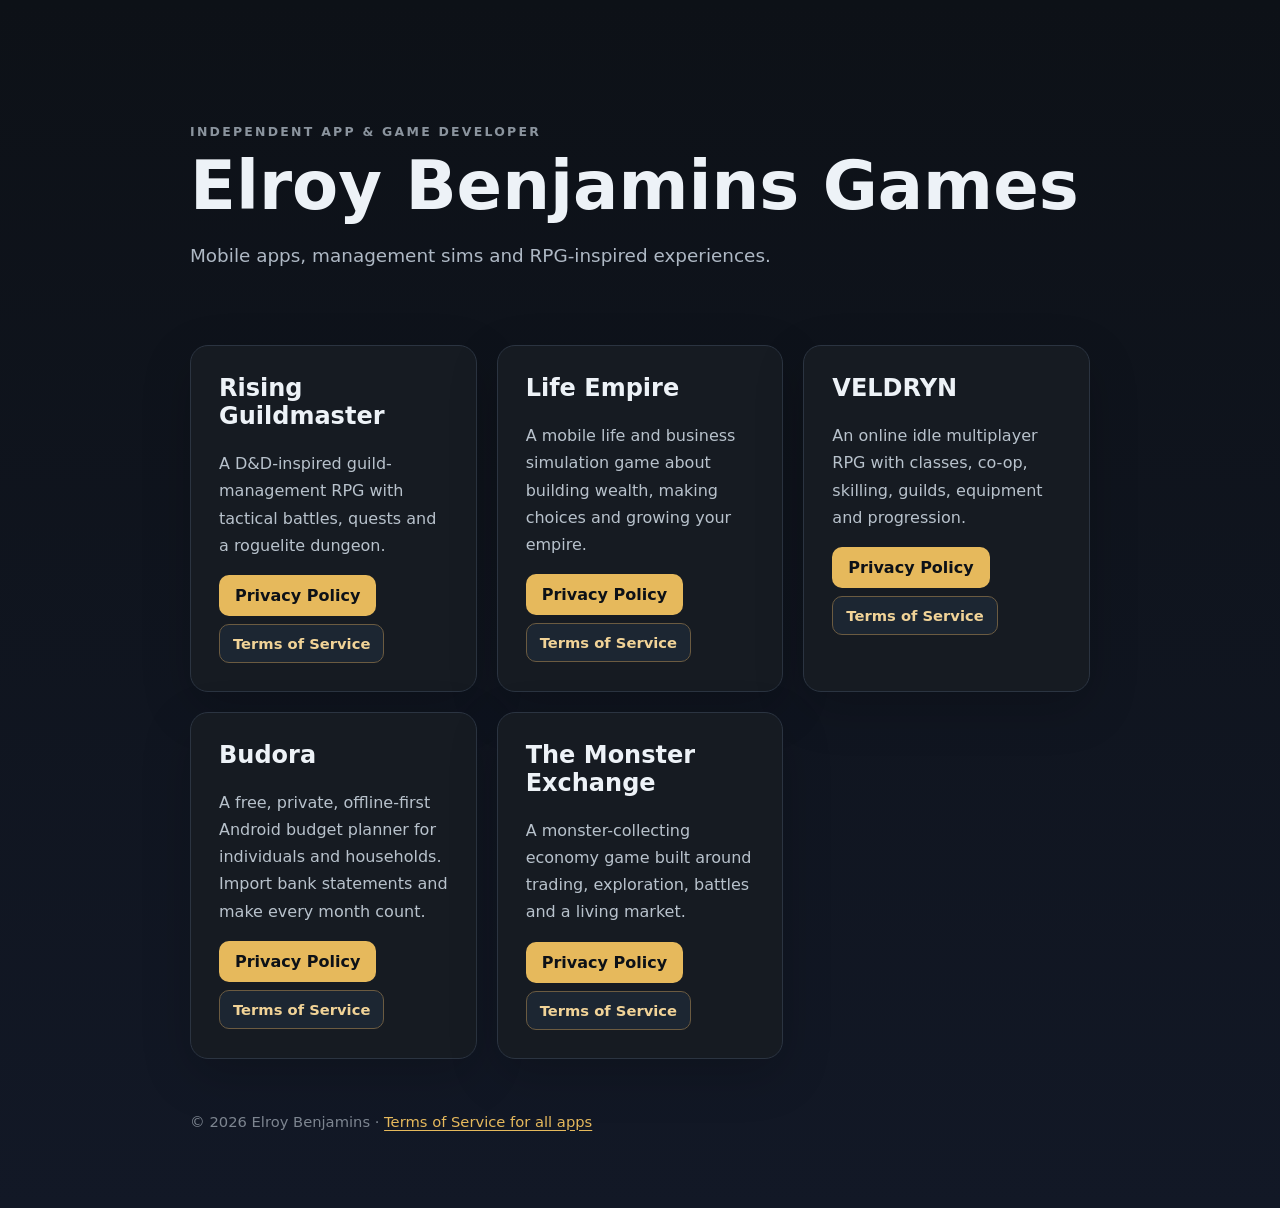
<file: index.html>
<!doctype html>
<html lang="en">
<head>
  <meta charset="utf-8">
  <meta name="viewport" content="width=device-width,initial-scale=1">
  <meta name="description" content="Official website and legal policies for apps and games by Elroy Benjamins.">
  <title>Elroy Benjamins Apps &amp; Games</title>
  <link rel="stylesheet" href="/assets/style.css">
</head>
<body>
  <main class="wrap">
    <header class="hero">
      <p class="eyebrow">INDEPENDENT APP &amp; GAME DEVELOPER</p>
      <h1>Elroy Benjamins Games</h1>
      <p class="lead">Mobile apps, management sims and RPG-inspired experiences.</p>
    </header>

    <section class="grid">
      <article class="card">
        <h2>Rising Guildmaster</h2>
        <p>A D&amp;D-inspired guild-management RPG with tactical battles, quests and a roguelite dungeon.</p>
        <div class="legal-actions"><a class="button" href="/rising-guildmaster/privacy/">Privacy Policy</a><a class="button-ghost" href="/terms/#rising-guildmaster">Terms of Service</a></div>
      </article>

      <article class="card">
        <h2>Life Empire</h2>
        <p>A mobile life and business simulation game about building wealth, making choices and growing your empire.</p>
        <div class="legal-actions"><a class="button" href="/life-empire/privacy/">Privacy Policy</a><a class="button-ghost" href="/terms/#life-empire">Terms of Service</a></div>
      </article>

      <article class="card">
        <h2>VELDRYN</h2>
        <p>An online idle multiplayer RPG with classes, co-op, skilling, guilds, equipment and progression.</p>
        <div class="legal-actions"><a class="button" href="/veldryn/privacy/">Privacy Policy</a><a class="button-ghost" href="/terms/#veldryn">Terms of Service</a></div>
      </article>

      <article class="card">
        <h2>Budora</h2>
        <p>A free, private, offline-first Android budget planner for individuals and households. Import bank statements and make every month count.</p>
        <div class="legal-actions"><a class="button" href="/budora/privacy/">Privacy Policy</a><a class="button-ghost" href="/terms/#budora">Terms of Service</a></div>
      </article>

      <article class="card">
        <h2>The Monster Exchange</h2>
        <p>A monster-collecting economy game built around trading, exploration, battles and a living market.</p>
        <div class="legal-actions"><a class="button" href="/the-monster-exchange/privacy/">Privacy Policy</a><a class="button-ghost" href="/terms/#the-monster-exchange">Terms of Service</a></div>
      </article>
    </section>

    <footer><p>© 2026 Elroy Benjamins · <a href="/terms/">Terms of Service for all apps</a></p></footer>
  </main>
</body>
</html>
</file>
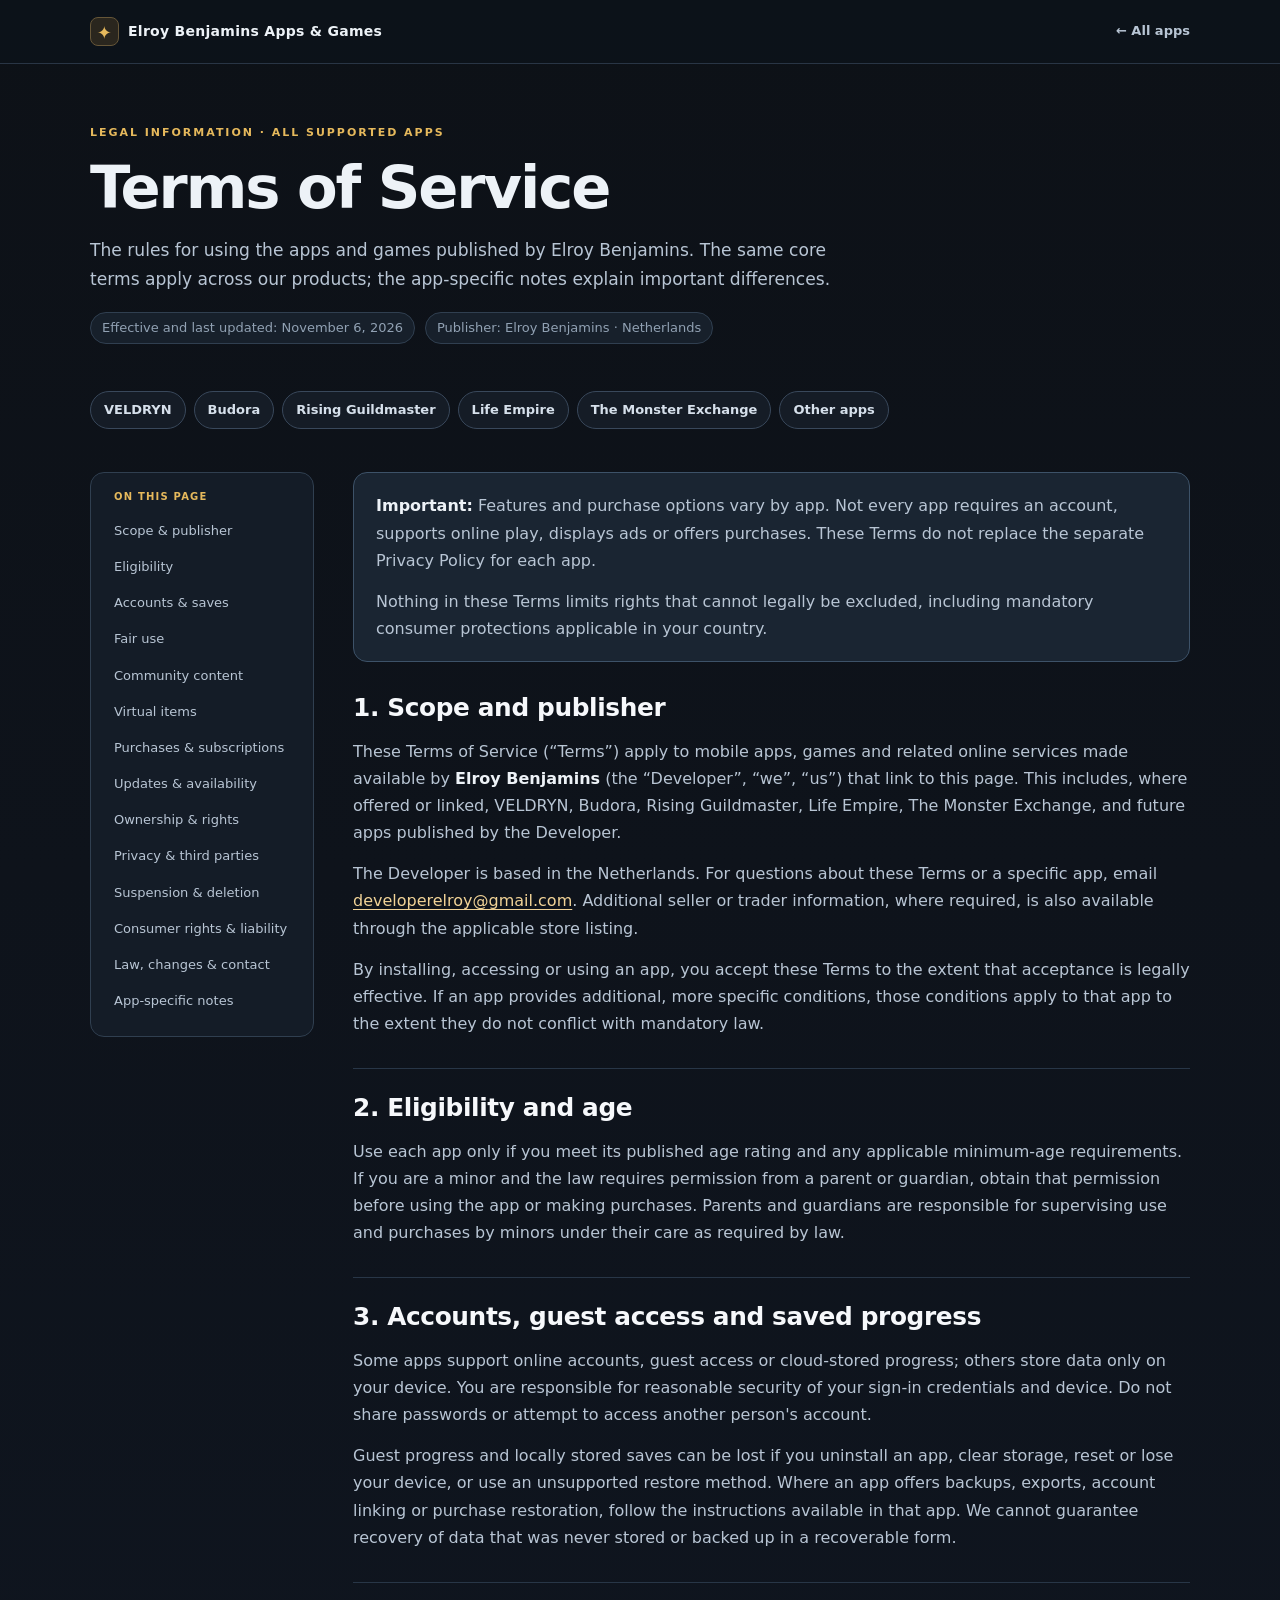
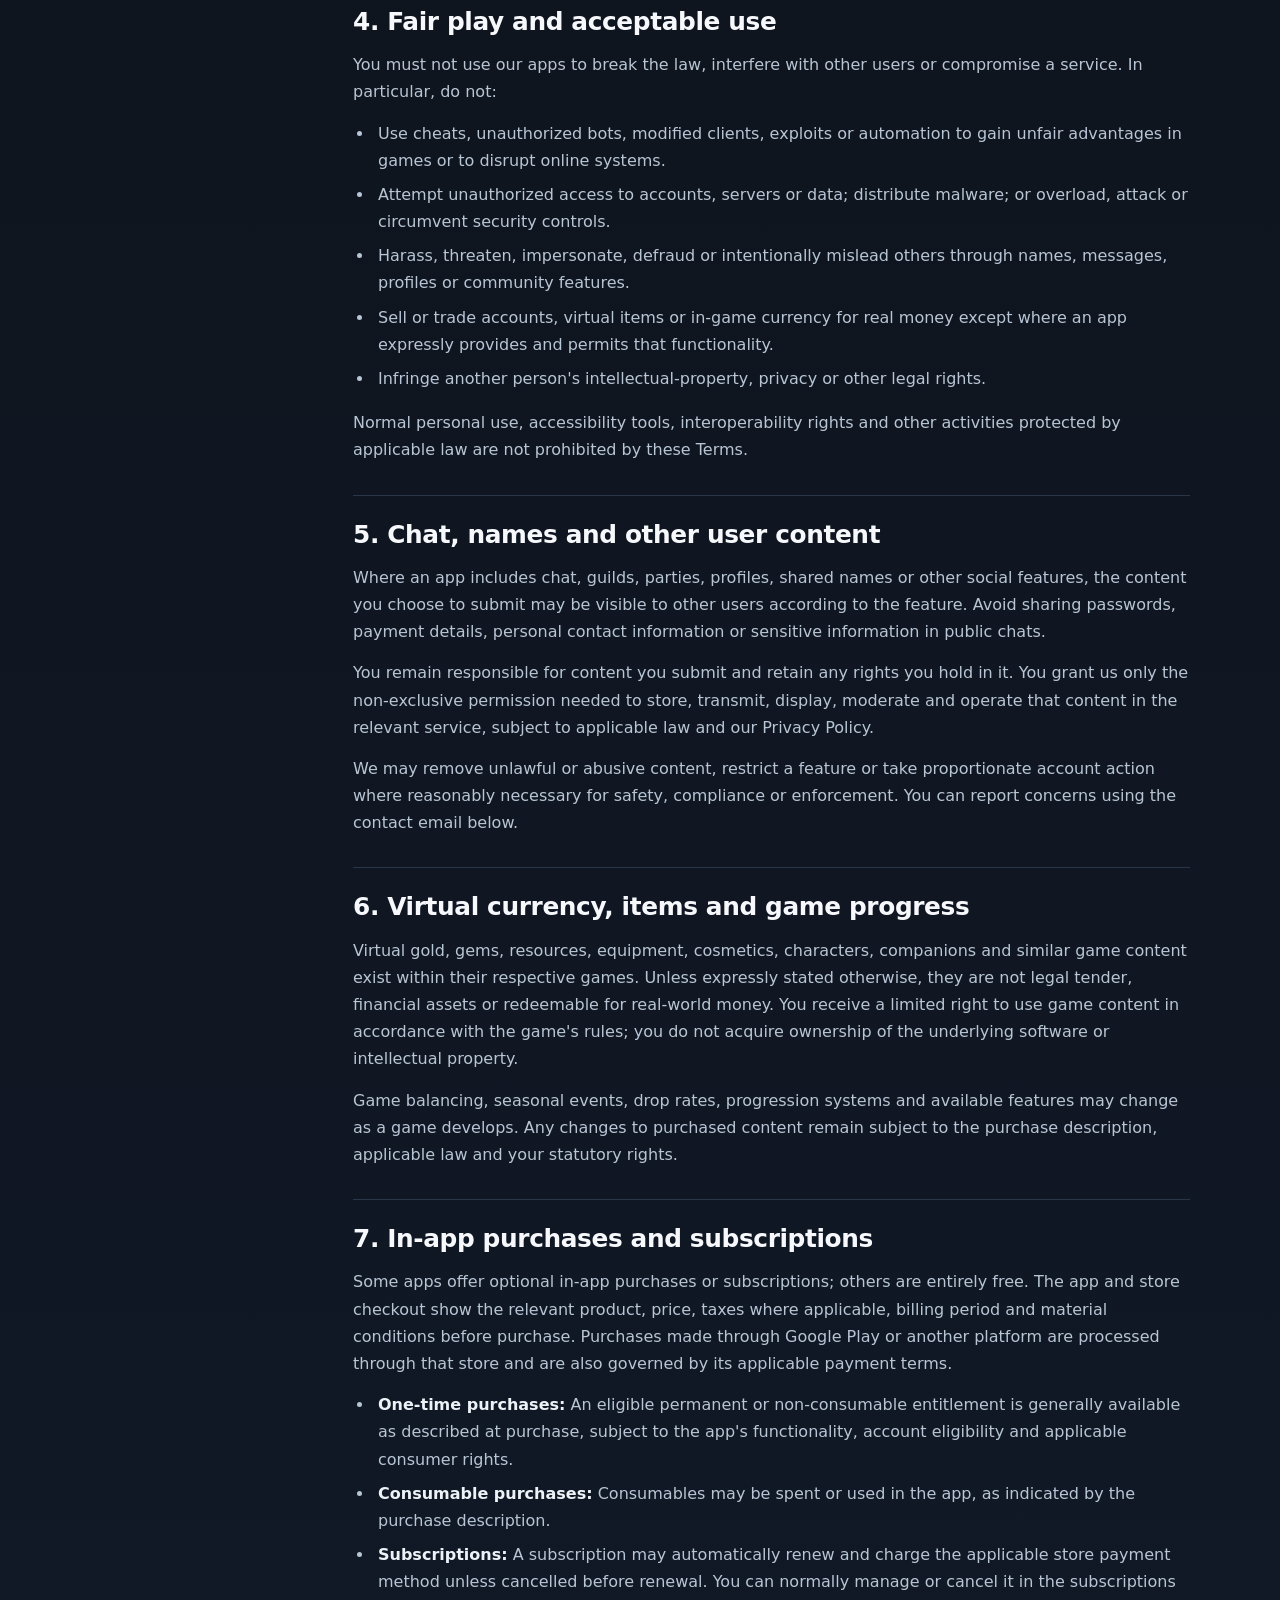
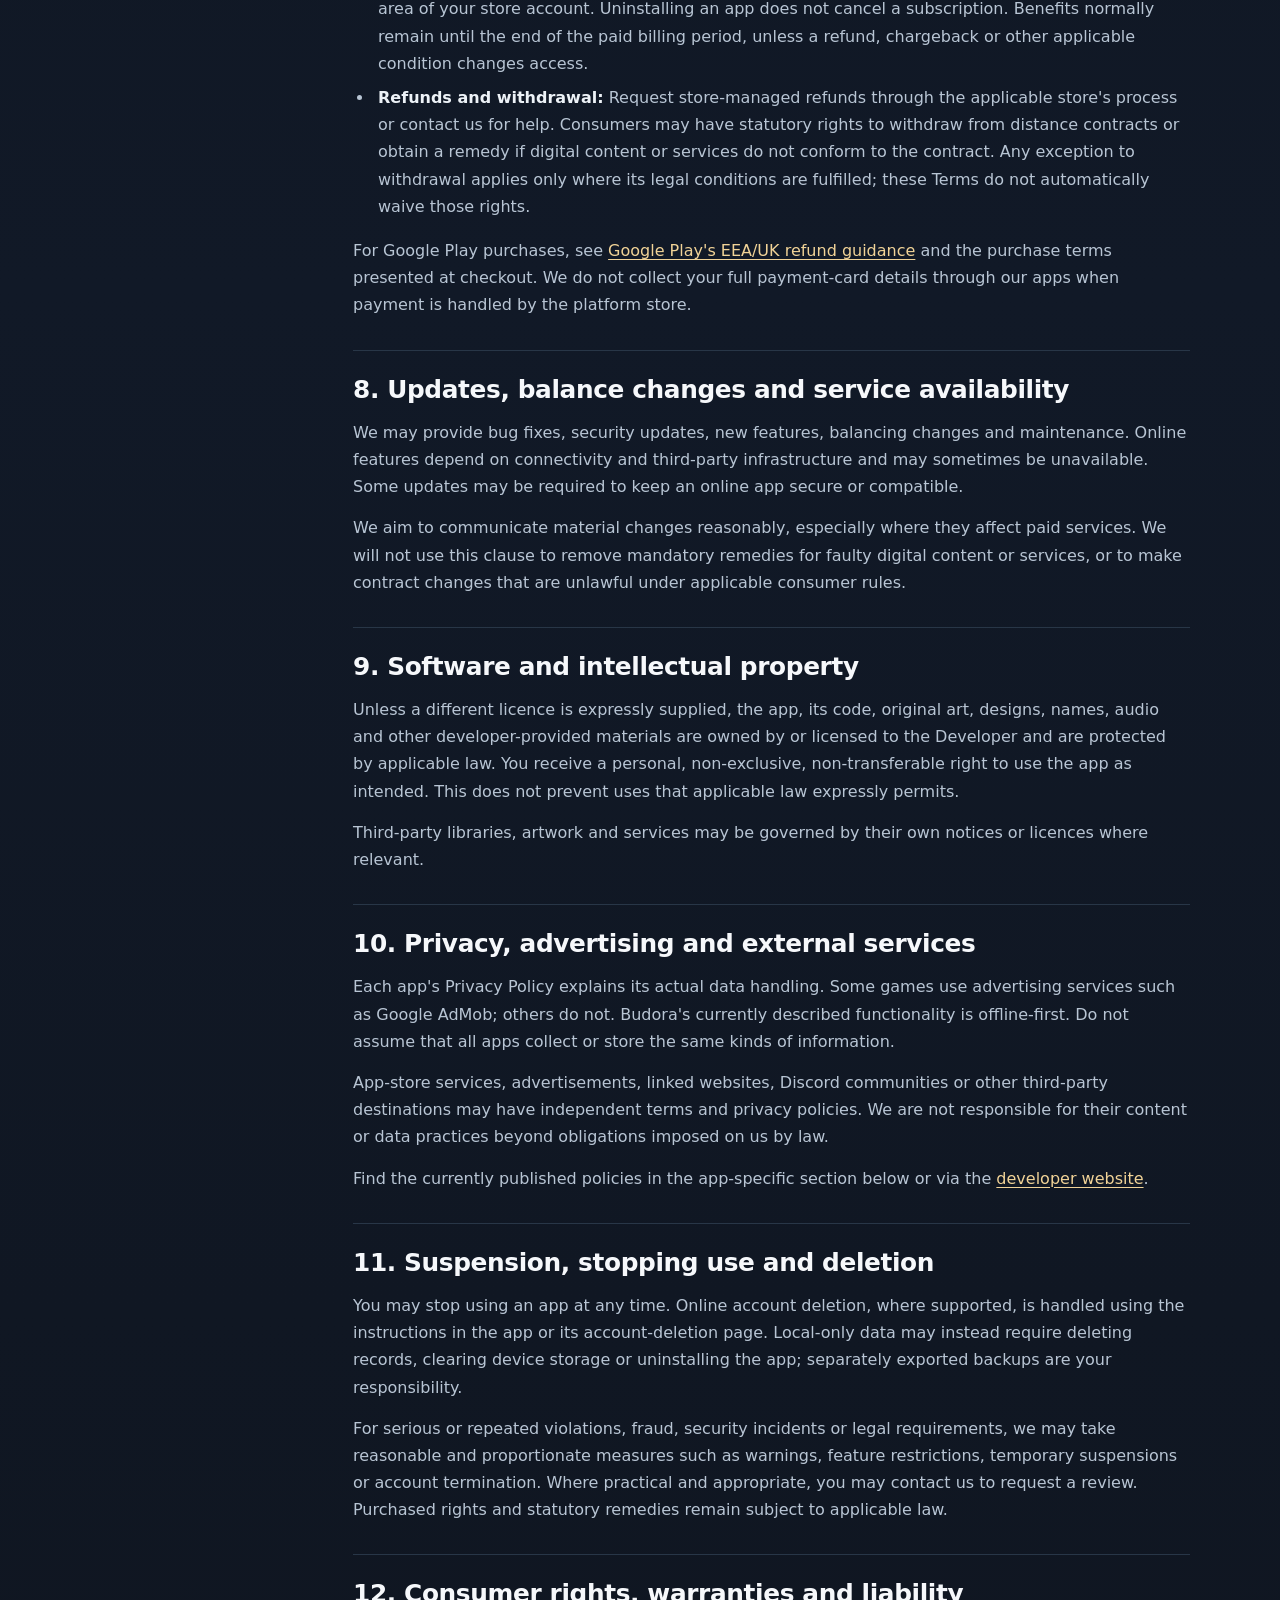
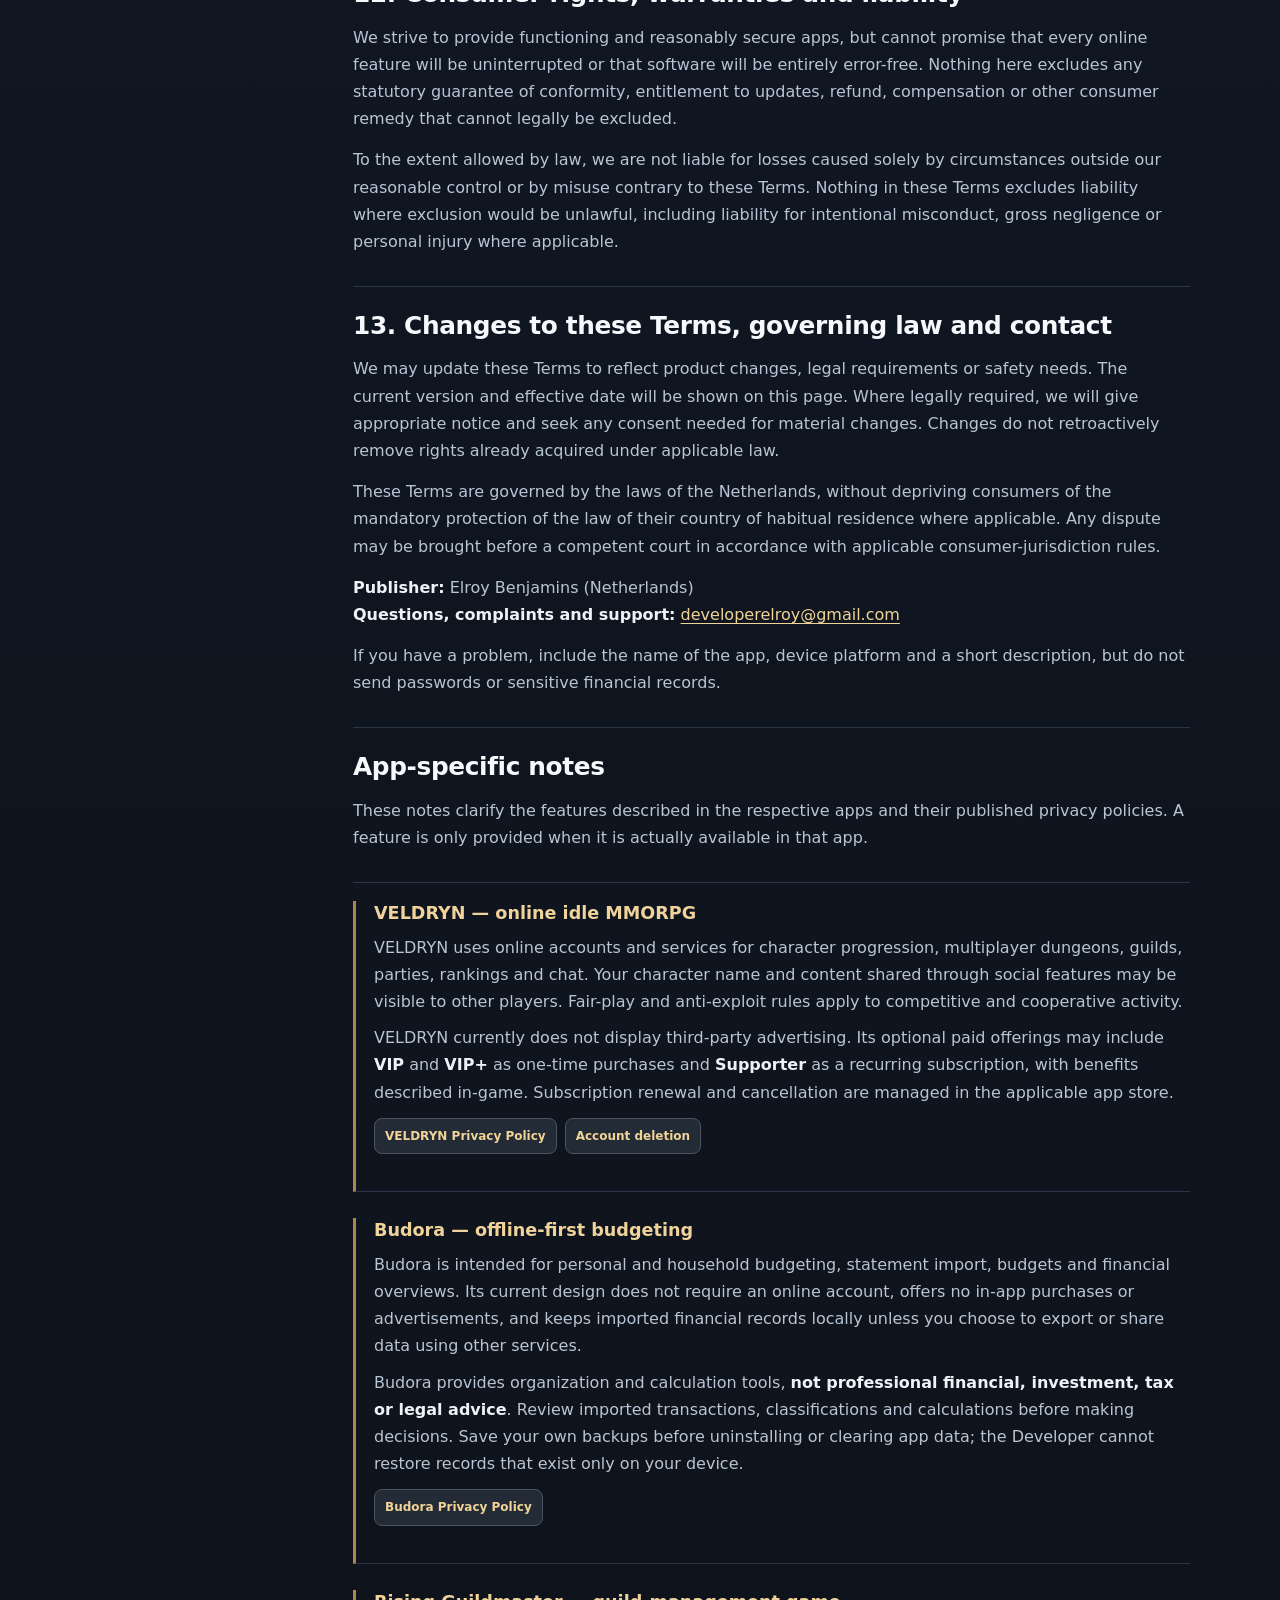
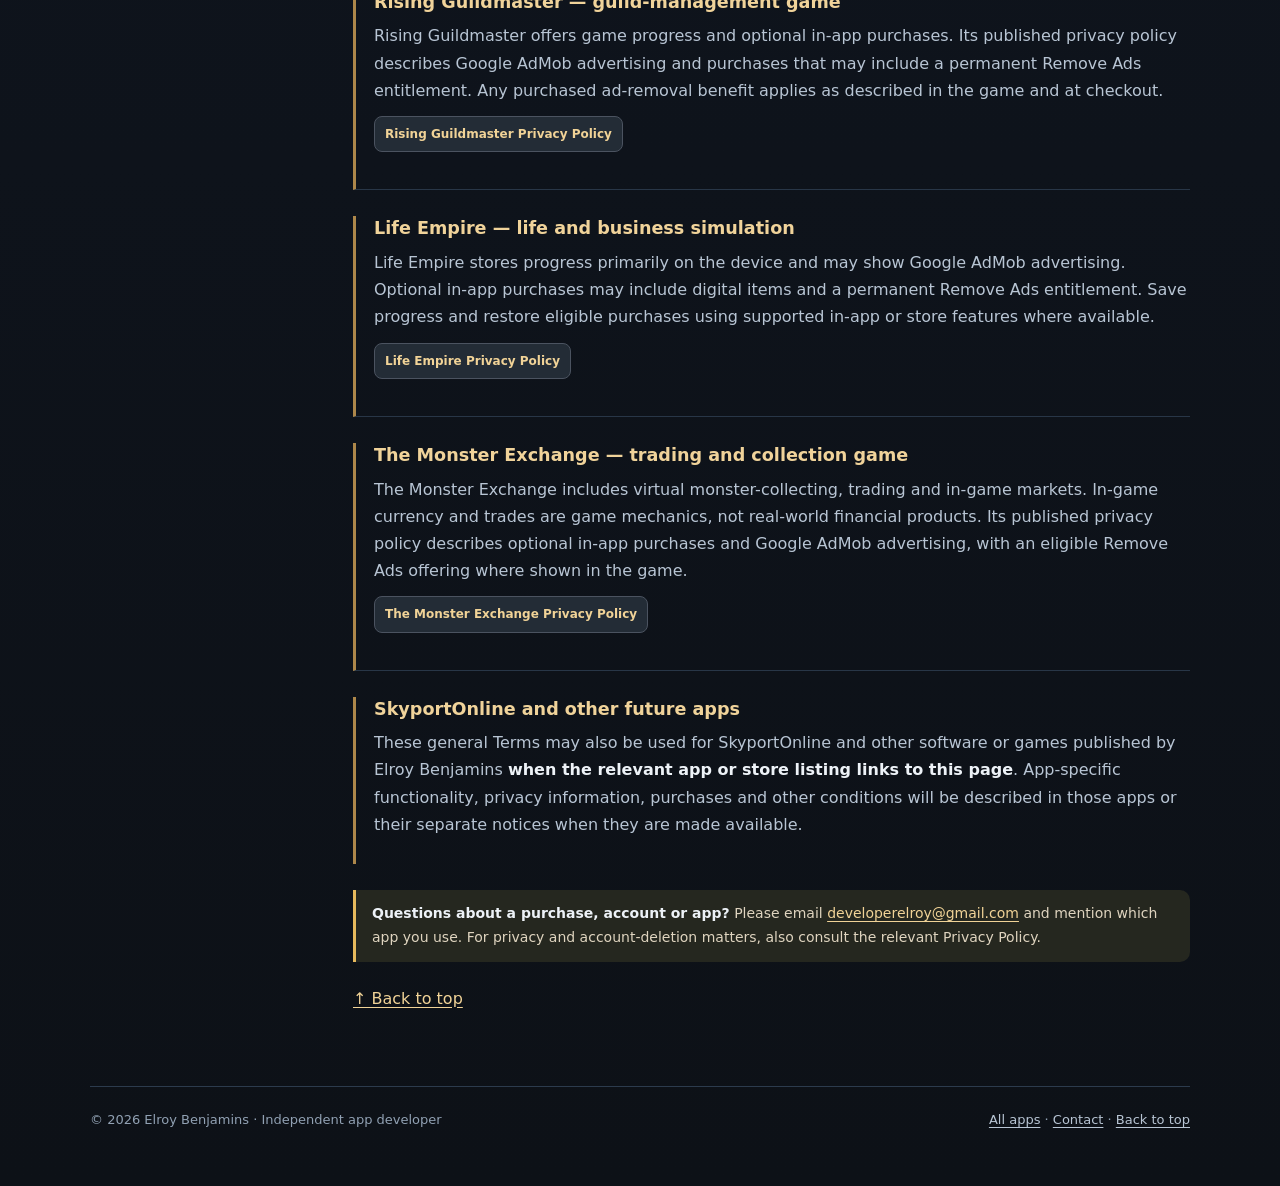
<file: terms/index.html>
<!doctype html>
<html lang="en">
<head>
  <meta charset="utf-8">
  <meta name="viewport" content="width=device-width, initial-scale=1">
  <meta name="robots" content="index,follow">
  <meta name="theme-color" content="#0d1117">
  <meta name="description" content="Terms of Service for apps and games published by Elroy Benjamins, including VELDRYN, Budora, Rising Guildmaster, Life Empire and The Monster Exchange.">
  <link rel="canonical" href="https://elroynbenjamins.github.io/terms/">
  <title>Terms of Service — Elroy Benjamins Apps &amp; Games</title>
  <style>
    :root{color-scheme:dark;--bg:#0d1117;--panel:#151c26;--panel2:#1b2532;--ink:#edf2f7;--soft:#b8c5d4;--muted:#91a1b3;--line:#303f50;--accent:#e6b95c;--accent2:#f1d397;--max:1100px}
    *{box-sizing:border-box}
    html{scroll-behavior:smooth;scroll-padding-top:26px}
    body{margin:0;background:linear-gradient(180deg,#0d1117 0%,#111927 46%,#0d1117 100%);font-family:Inter,system-ui,-apple-system,BlinkMacSystemFont,"Segoe UI",sans-serif;color:var(--ink);font-size:16px;line-height:1.7}
    a{color:var(--accent2);text-underline-offset:3px}
    a:hover{color:#ffe7b2}
    a:focus-visible{outline:3px solid var(--accent);outline-offset:4px;border-radius:4px}
    .container{width:min(var(--max),calc(100% - 40px));margin:0 auto}
    .topbar{border-bottom:1px solid #293545;background:#0c121bd9}
    .topbar .container{display:flex;align-items:center;justify-content:space-between;gap:14px;padding:17px 0}
    .brand{color:var(--ink);font-size:14px;font-weight:800;letter-spacing:.02em;text-decoration:none}
    .brand-mark{display:inline-grid;place-items:center;vertical-align:middle;width:29px;height:29px;margin-right:9px;border:1px solid #665638;border-radius:8px;color:var(--accent);background:#2a261e;font-size:18px}
    .back{color:var(--soft);font-size:13px;text-decoration:none;font-weight:650}
    .back:hover{color:var(--accent)}
    .hero{padding:60px 0 30px}
    .eyebrow{font-size:11px;font-weight:800;letter-spacing:.18em;text-transform:uppercase;color:var(--accent);margin:0 0 12px}
    h1{font-size:clamp(2.3rem,6.5vw,3.7rem);line-height:1.12;letter-spacing:-.035em;margin:0 0 15px}
    .intro{max-width:770px;color:var(--soft);font-size:1.07rem;margin:0 0 18px}
    .meta{display:flex;gap:10px;align-items:center;flex-wrap:wrap;color:var(--muted);font-size:13px}
    .meta span{display:inline-block;border:1px solid var(--line);border-radius:999px;padding:4px 11px;background:#17202b}
    .appnav{display:flex;gap:8px;overflow-x:auto;padding:17px 0 29px;scrollbar-width:thin}
    .appnav a{white-space:nowrap;border:1px solid #39485b;border-radius:999px;padding:7px 13px;background:var(--panel);font-size:13px;color:#d6e0eb;text-decoration:none;font-weight:650}
    .appnav a:hover{border-color:var(--accent);color:var(--accent2)}
    .layout{display:grid;grid-template-columns:224px minmax(0,1fr);gap:39px;align-items:start;padding:14px 0 60px}
    .toc{position:sticky;top:20px;border:1px solid var(--line);border-radius:14px;background:#141c27;padding:17px 13px}
    .toc h2{margin:0 0 9px 10px;text-transform:uppercase;font-size:10px;letter-spacing:.12em;color:var(--accent)}
    .toc a{display:block;text-decoration:none;color:var(--soft);font-size:13px;line-height:1.4;border-radius:8px;padding:9px 10px}
    .toc a:hover{background:#253141;color:var(--accent2)}
    .document{min-width:0}
    .document section{padding:0 0 17px;margin:0 0 18px;border-bottom:1px solid #283647}
    .document section:last-of-type{border-bottom:0}
    h2{font-size:clamp(1.22rem,2.8vw,1.55rem);line-height:1.34;letter-spacing:-.015em;margin:22px 0 13px;color:#f6f8fb}
    h3{font-size:1.1rem;line-height:1.4;margin:23px 0 8px;color:#f0d39a}
    p{margin:0 0 14px;color:var(--soft)}
    ul{color:var(--soft);padding-left:21px;margin:0 0 17px}
    li{padding-left:4px;margin-bottom:7px}
    strong{color:var(--ink);font-weight:750}
    .introcard{padding:19px 22px;margin:0 0 29px;background:#1a2532;border:1px solid #3d5268;border-radius:14px}
    .introcard p:last-child{margin-bottom:0}
    .inline-links{display:flex;flex-wrap:wrap;gap:8px;margin:12px 0 20px}
    .inline-links a{border:1px solid #4b5360;background:#232c36;border-radius:8px;font-size:12px;font-weight:650;text-decoration:none;padding:7px 10px}
    .app-section{border-left:3px solid #ad874a!important;padding-left:18px!important;margin-bottom:26px!important}
    .app-section h3{margin-top:7px}
    .app-section p{margin-bottom:9px}
    .note{border-left:3px solid var(--accent);padding:12px 16px;margin:18px 0 23px;background:#25271f;border-radius:0 10px 10px 0;color:#dfd4bf;font-size:14px}
    .footer{border-top:1px solid #2c3b4d;padding:22px 0 55px;display:flex;justify-content:space-between;gap:18px;flex-wrap:wrap;color:var(--muted);font-size:13px}
    .footer a{color:var(--soft)}
    @media(max-width:760px){.layout{display:block;padding-top:0}.toc{position:static;margin:0 0 18px}.toc .toc-items{display:grid;grid-template-columns:repeat(2,minmax(0,1fr));gap:2px}.hero{padding-top:36px}.container{width:min(100% - 28px,var(--max))}.appnav{padding-top:11px}.document section{margin-bottom:14px}.introcard{padding:16px}.app-section{padding-left:12px!important}.topbar .container{padding:13px 0}}
    @media(max-width:390px){.toc .toc-items{grid-template-columns:1fr}.brand{font-size:12px}.back{font-size:12px}}
    @media(prefers-reduced-motion:reduce){html{scroll-behavior:auto}}
    @media print{body{background:white;color:#111;font-size:11pt}.toc,.appnav,.topbar{display:none}.layout{display:block}.document section{break-inside:avoid}p,li{color:#222}h1,h2,h3,strong{color:#111}a{color:#18508c}.container{width:100%}.footer{color:#333}}
  </style>
</head>
<body>
  <header class="topbar">
    <div class="container">
      <a class="brand" href="/"><span class="brand-mark" aria-hidden="true">✦</span>Elroy Benjamins Apps &amp; Games</a>
      <a class="back" href="/">← All apps</a>
    </div>
  </header>
  <main class="container" id="top">
    <div class="hero">
      <p class="eyebrow">Legal information · all supported apps</p>
      <h1>Terms of Service</h1>
      <p class="intro">The rules for using the apps and games published by Elroy Benjamins. The same core terms apply across our products; the app-specific notes explain important differences.</p>
      <div class="meta"><span>Effective and last updated: November 6, 2026</span><span>Publisher: Elroy Benjamins · Netherlands</span></div>
    </div>
    <nav class="appnav" aria-label="Jump to app-specific information">
      <a href="#veldryn">VELDRYN</a>
      <a href="#budora">Budora</a>
      <a href="#rising-guildmaster">Rising Guildmaster</a>
      <a href="#life-empire">Life Empire</a>
      <a href="#the-monster-exchange">The Monster Exchange</a>
      <a href="#future-apps">Other apps</a>
    </nav>
    <div class="layout">
      <nav class="toc" aria-label="Table of contents">
        <h2>On this page</h2>
        <div class="toc-items">
          <a href="#scope">Scope &amp; publisher</a>
          <a href="#eligibility">Eligibility</a>
          <a href="#accounts">Accounts &amp; saves</a>
          <a href="#fair-use">Fair use</a>
          <a href="#community">Community content</a>
          <a href="#game-content">Virtual items</a>
          <a href="#purchases">Purchases &amp; subscriptions</a>
          <a href="#availability">Updates &amp; availability</a>
          <a href="#rights">Ownership &amp; rights</a>
          <a href="#privacy">Privacy &amp; third parties</a>
          <a href="#end-of-use">Suspension &amp; deletion</a>
          <a href="#liability">Consumer rights &amp; liability</a>
          <a href="#legal">Law, changes &amp; contact</a>
          <a href="#app-specific">App-specific notes</a>
        </div>
      </nav>
      <article class="document">
        <div class="introcard">
          <p><strong>Important:</strong> Features and purchase options vary by app. Not every app requires an account, supports online play, displays ads or offers purchases. These Terms do not replace the separate Privacy Policy for each app.</p>
          <p>Nothing in these Terms limits rights that cannot legally be excluded, including mandatory consumer protections applicable in your country.</p>
        </div>
        <section id="scope">
          <h2>1. Scope and publisher</h2>
          <p>These Terms of Service (“Terms”) apply to mobile apps, games and related online services made available by <strong>Elroy Benjamins</strong> (the “Developer”, “we”, “us”) that link to this page. This includes, where offered or linked, VELDRYN, Budora, Rising Guildmaster, Life Empire, The Monster Exchange, and future apps published by the Developer.</p>
          <p>The Developer is based in the Netherlands. For questions about these Terms or a specific app, email <a href="mailto:developerelroy@gmail.com">developerelroy@gmail.com</a>. Additional seller or trader information, where required, is also available through the applicable store listing.</p>
          <p>By installing, accessing or using an app, you accept these Terms to the extent that acceptance is legally effective. If an app provides additional, more specific conditions, those conditions apply to that app to the extent they do not conflict with mandatory law.</p>
        </section>
        <section id="eligibility">
          <h2>2. Eligibility and age</h2>
          <p>Use each app only if you meet its published age rating and any applicable minimum-age requirements. If you are a minor and the law requires permission from a parent or guardian, obtain that permission before using the app or making purchases. Parents and guardians are responsible for supervising use and purchases by minors under their care as required by law.</p>
        </section>
        <section id="accounts">
          <h2>3. Accounts, guest access and saved progress</h2>
          <p>Some apps support online accounts, guest access or cloud-stored progress; others store data only on your device. You are responsible for reasonable security of your sign-in credentials and device. Do not share passwords or attempt to access another person's account.</p>
          <p>Guest progress and locally stored saves can be lost if you uninstall an app, clear storage, reset or lose your device, or use an unsupported restore method. Where an app offers backups, exports, account linking or purchase restoration, follow the instructions available in that app. We cannot guarantee recovery of data that was never stored or backed up in a recoverable form.</p>
        </section>
        <section id="fair-use">
          <h2>4. Fair play and acceptable use</h2>
          <p>You must not use our apps to break the law, interfere with other users or compromise a service. In particular, do not:</p>
          <ul>
            <li>Use cheats, unauthorized bots, modified clients, exploits or automation to gain unfair advantages in games or to disrupt online systems.</li>
            <li>Attempt unauthorized access to accounts, servers or data; distribute malware; or overload, attack or circumvent security controls.</li>
            <li>Harass, threaten, impersonate, defraud or intentionally mislead others through names, messages, profiles or community features.</li>
            <li>Sell or trade accounts, virtual items or in-game currency for real money except where an app expressly provides and permits that functionality.</li>
            <li>Infringe another person's intellectual-property, privacy or other legal rights.</li>
          </ul>
          <p>Normal personal use, accessibility tools, interoperability rights and other activities protected by applicable law are not prohibited by these Terms.</p>
        </section>
        <section id="community">
          <h2>5. Chat, names and other user content</h2>
          <p>Where an app includes chat, guilds, parties, profiles, shared names or other social features, the content you choose to submit may be visible to other users according to the feature. Avoid sharing passwords, payment details, personal contact information or sensitive information in public chats.</p>
          <p>You remain responsible for content you submit and retain any rights you hold in it. You grant us only the non-exclusive permission needed to store, transmit, display, moderate and operate that content in the relevant service, subject to applicable law and our Privacy Policy.</p>
          <p>We may remove unlawful or abusive content, restrict a feature or take proportionate account action where reasonably necessary for safety, compliance or enforcement. You can report concerns using the contact email below.</p>
        </section>
        <section id="game-content">
          <h2>6. Virtual currency, items and game progress</h2>
          <p>Virtual gold, gems, resources, equipment, cosmetics, characters, companions and similar game content exist within their respective games. Unless expressly stated otherwise, they are not legal tender, financial assets or redeemable for real-world money. You receive a limited right to use game content in accordance with the game's rules; you do not acquire ownership of the underlying software or intellectual property.</p>
          <p>Game balancing, seasonal events, drop rates, progression systems and available features may change as a game develops. Any changes to purchased content remain subject to the purchase description, applicable law and your statutory rights.</p>
        </section>
        <section id="purchases">
          <h2>7. In-app purchases and subscriptions</h2>
          <p>Some apps offer optional in-app purchases or subscriptions; others are entirely free. The app and store checkout show the relevant product, price, taxes where applicable, billing period and material conditions before purchase. Purchases made through Google Play or another platform are processed through that store and are also governed by its applicable payment terms.</p>
          <ul>
            <li><strong>One-time purchases:</strong> An eligible permanent or non-consumable entitlement is generally available as described at purchase, subject to the app's functionality, account eligibility and applicable consumer rights.</li>
            <li><strong>Consumable purchases:</strong> Consumables may be spent or used in the app, as indicated by the purchase description.</li>
            <li><strong>Subscriptions:</strong> A subscription may automatically renew and charge the applicable store payment method unless cancelled before renewal. You can normally manage or cancel it in the subscriptions area of your store account. Uninstalling an app does not cancel a subscription. Benefits normally remain until the end of the paid billing period, unless a refund, chargeback or other applicable condition changes access.</li>
            <li><strong>Refunds and withdrawal:</strong> Request store-managed refunds through the applicable store's process or contact us for help. Consumers may have statutory rights to withdraw from distance contracts or obtain a remedy if digital content or services do not conform to the contract. Any exception to withdrawal applies only where its legal conditions are fulfilled; these Terms do not automatically waive those rights.</li>
          </ul>
          <p>For Google Play purchases, see <a href="https://support.google.com/googleplay/answer/15576634?hl=en" rel="noopener noreferrer">Google Play's EEA/UK refund guidance</a> and the purchase terms presented at checkout. We do not collect your full payment-card details through our apps when payment is handled by the platform store.</p>
        </section>
        <section id="availability">
          <h2>8. Updates, balance changes and service availability</h2>
          <p>We may provide bug fixes, security updates, new features, balancing changes and maintenance. Online features depend on connectivity and third-party infrastructure and may sometimes be unavailable. Some updates may be required to keep an online app secure or compatible.</p>
          <p>We aim to communicate material changes reasonably, especially where they affect paid services. We will not use this clause to remove mandatory remedies for faulty digital content or services, or to make contract changes that are unlawful under applicable consumer rules.</p>
        </section>
        <section id="rights">
          <h2>9. Software and intellectual property</h2>
          <p>Unless a different licence is expressly supplied, the app, its code, original art, designs, names, audio and other developer-provided materials are owned by or licensed to the Developer and are protected by applicable law. You receive a personal, non-exclusive, non-transferable right to use the app as intended. This does not prevent uses that applicable law expressly permits.</p>
          <p>Third-party libraries, artwork and services may be governed by their own notices or licences where relevant.</p>
        </section>
        <section id="privacy">
          <h2>10. Privacy, advertising and external services</h2>
          <p>Each app's Privacy Policy explains its actual data handling. Some games use advertising services such as Google AdMob; others do not. Budora's currently described functionality is offline-first. Do not assume that all apps collect or store the same kinds of information.</p>
          <p>App-store services, advertisements, linked websites, Discord communities or other third-party destinations may have independent terms and privacy policies. We are not responsible for their content or data practices beyond obligations imposed on us by law.</p>
          <p>Find the currently published policies in the app-specific section below or via the <a href="/">developer website</a>.</p>
        </section>
        <section id="end-of-use">
          <h2>11. Suspension, stopping use and deletion</h2>
          <p>You may stop using an app at any time. Online account deletion, where supported, is handled using the instructions in the app or its account-deletion page. Local-only data may instead require deleting records, clearing device storage or uninstalling the app; separately exported backups are your responsibility.</p>
          <p>For serious or repeated violations, fraud, security incidents or legal requirements, we may take reasonable and proportionate measures such as warnings, feature restrictions, temporary suspensions or account termination. Where practical and appropriate, you may contact us to request a review. Purchased rights and statutory remedies remain subject to applicable law.</p>
        </section>
        <section id="liability">
          <h2>12. Consumer rights, warranties and liability</h2>
          <p>We strive to provide functioning and reasonably secure apps, but cannot promise that every online feature will be uninterrupted or that software will be entirely error-free. Nothing here excludes any statutory guarantee of conformity, entitlement to updates, refund, compensation or other consumer remedy that cannot legally be excluded.</p>
          <p>To the extent allowed by law, we are not liable for losses caused solely by circumstances outside our reasonable control or by misuse contrary to these Terms. Nothing in these Terms excludes liability where exclusion would be unlawful, including liability for intentional misconduct, gross negligence or personal injury where applicable.</p>
        </section>
        <section id="legal">
          <h2>13. Changes to these Terms, governing law and contact</h2>
          <p>We may update these Terms to reflect product changes, legal requirements or safety needs. The current version and effective date will be shown on this page. Where legally required, we will give appropriate notice and seek any consent needed for material changes. Changes do not retroactively remove rights already acquired under applicable law.</p>
          <p>These Terms are governed by the laws of the Netherlands, without depriving consumers of the mandatory protection of the law of their country of habitual residence where applicable. Any dispute may be brought before a competent court in accordance with applicable consumer-jurisdiction rules.</p>
          <p><strong>Publisher:</strong> Elroy Benjamins (Netherlands)<br><strong>Questions, complaints and support:</strong> <a href="mailto:developerelroy@gmail.com">developerelroy@gmail.com</a></p>
          <p>If you have a problem, include the name of the app, device platform and a short description, but do not send passwords or sensitive financial records.</p>
        </section>
        <section id="app-specific">
          <h2>App-specific notes</h2>
          <p>These notes clarify the features described in the respective apps and their published privacy policies. A feature is only provided when it is actually available in that app.</p>
        </section>
        <section id="veldryn" class="app-section">
          <h3>VELDRYN — online idle MMORPG</h3>
          <p>VELDRYN uses online accounts and services for character progression, multiplayer dungeons, guilds, parties, rankings and chat. Your character name and content shared through social features may be visible to other players. Fair-play and anti-exploit rules apply to competitive and cooperative activity.</p>
          <p>VELDRYN currently does not display third-party advertising. Its optional paid offerings may include <strong>VIP</strong> and <strong>VIP+</strong> as one-time purchases and <strong>Supporter</strong> as a recurring subscription, with benefits described in-game. Subscription renewal and cancellation are managed in the applicable app store.</p>
          <div class="inline-links"><a href="/veldryn/privacy/">VELDRYN Privacy Policy</a><a href="/veldryn/account-deletion/">Account deletion</a></div>
        </section>
        <section id="budora" class="app-section">
          <h3>Budora — offline-first budgeting</h3>
          <p>Budora is intended for personal and household budgeting, statement import, budgets and financial overviews. Its current design does not require an online account, offers no in-app purchases or advertisements, and keeps imported financial records locally unless you choose to export or share data using other services.</p>
          <p>Budora provides organization and calculation tools, <strong>not professional financial, investment, tax or legal advice</strong>. Review imported transactions, classifications and calculations before making decisions. Save your own backups before uninstalling or clearing app data; the Developer cannot restore records that exist only on your device.</p>
          <div class="inline-links"><a href="/budora/privacy/">Budora Privacy Policy</a></div>
        </section>
        <section id="rising-guildmaster" class="app-section">
          <h3>Rising Guildmaster — guild-management game</h3>
          <p>Rising Guildmaster offers game progress and optional in-app purchases. Its published privacy policy describes Google AdMob advertising and purchases that may include a permanent Remove Ads entitlement. Any purchased ad-removal benefit applies as described in the game and at checkout.</p>
          <div class="inline-links"><a href="/rising-guildmaster/privacy/">Rising Guildmaster Privacy Policy</a></div>
        </section>
        <section id="life-empire" class="app-section">
          <h3>Life Empire — life and business simulation</h3>
          <p>Life Empire stores progress primarily on the device and may show Google AdMob advertising. Optional in-app purchases may include digital items and a permanent Remove Ads entitlement. Save progress and restore eligible purchases using supported in-app or store features where available.</p>
          <div class="inline-links"><a href="/life-empire/privacy/">Life Empire Privacy Policy</a></div>
        </section>
        <section id="the-monster-exchange" class="app-section">
          <h3>The Monster Exchange — trading and collection game</h3>
          <p>The Monster Exchange includes virtual monster-collecting, trading and in-game markets. In-game currency and trades are game mechanics, not real-world financial products. Its published privacy policy describes optional in-app purchases and Google AdMob advertising, with an eligible Remove Ads offering where shown in the game.</p>
          <div class="inline-links"><a href="/the-monster-exchange/privacy/">The Monster Exchange Privacy Policy</a></div>
        </section>
        <section id="future-apps" class="app-section">
          <h3>SkyportOnline and other future apps</h3>
          <p>These general Terms may also be used for SkyportOnline and other software or games published by Elroy Benjamins <strong>when the relevant app or store listing links to this page</strong>. App-specific functionality, privacy information, purchases and other conditions will be described in those apps or their separate notices when they are made available.</p>
        </section>
        <p class="note"><strong>Questions about a purchase, account or app?</strong> Please email <a href="mailto:developerelroy@gmail.com">developerelroy@gmail.com</a> and mention which app you use. For privacy and account-deletion matters, also consult the relevant Privacy Policy.</p>
        <p><a href="#top">↑ Back to top</a></p>
      </article>
    </div>
  </main>
  <footer class="container footer">
    <span>© 2026 Elroy Benjamins · Independent app developer</span>
    <span><a href="/">All apps</a> · <a href="mailto:developerelroy@gmail.com">Contact</a> · <a href="#top">Back to top</a></span>
  </footer>
</body>
</html>
</file>
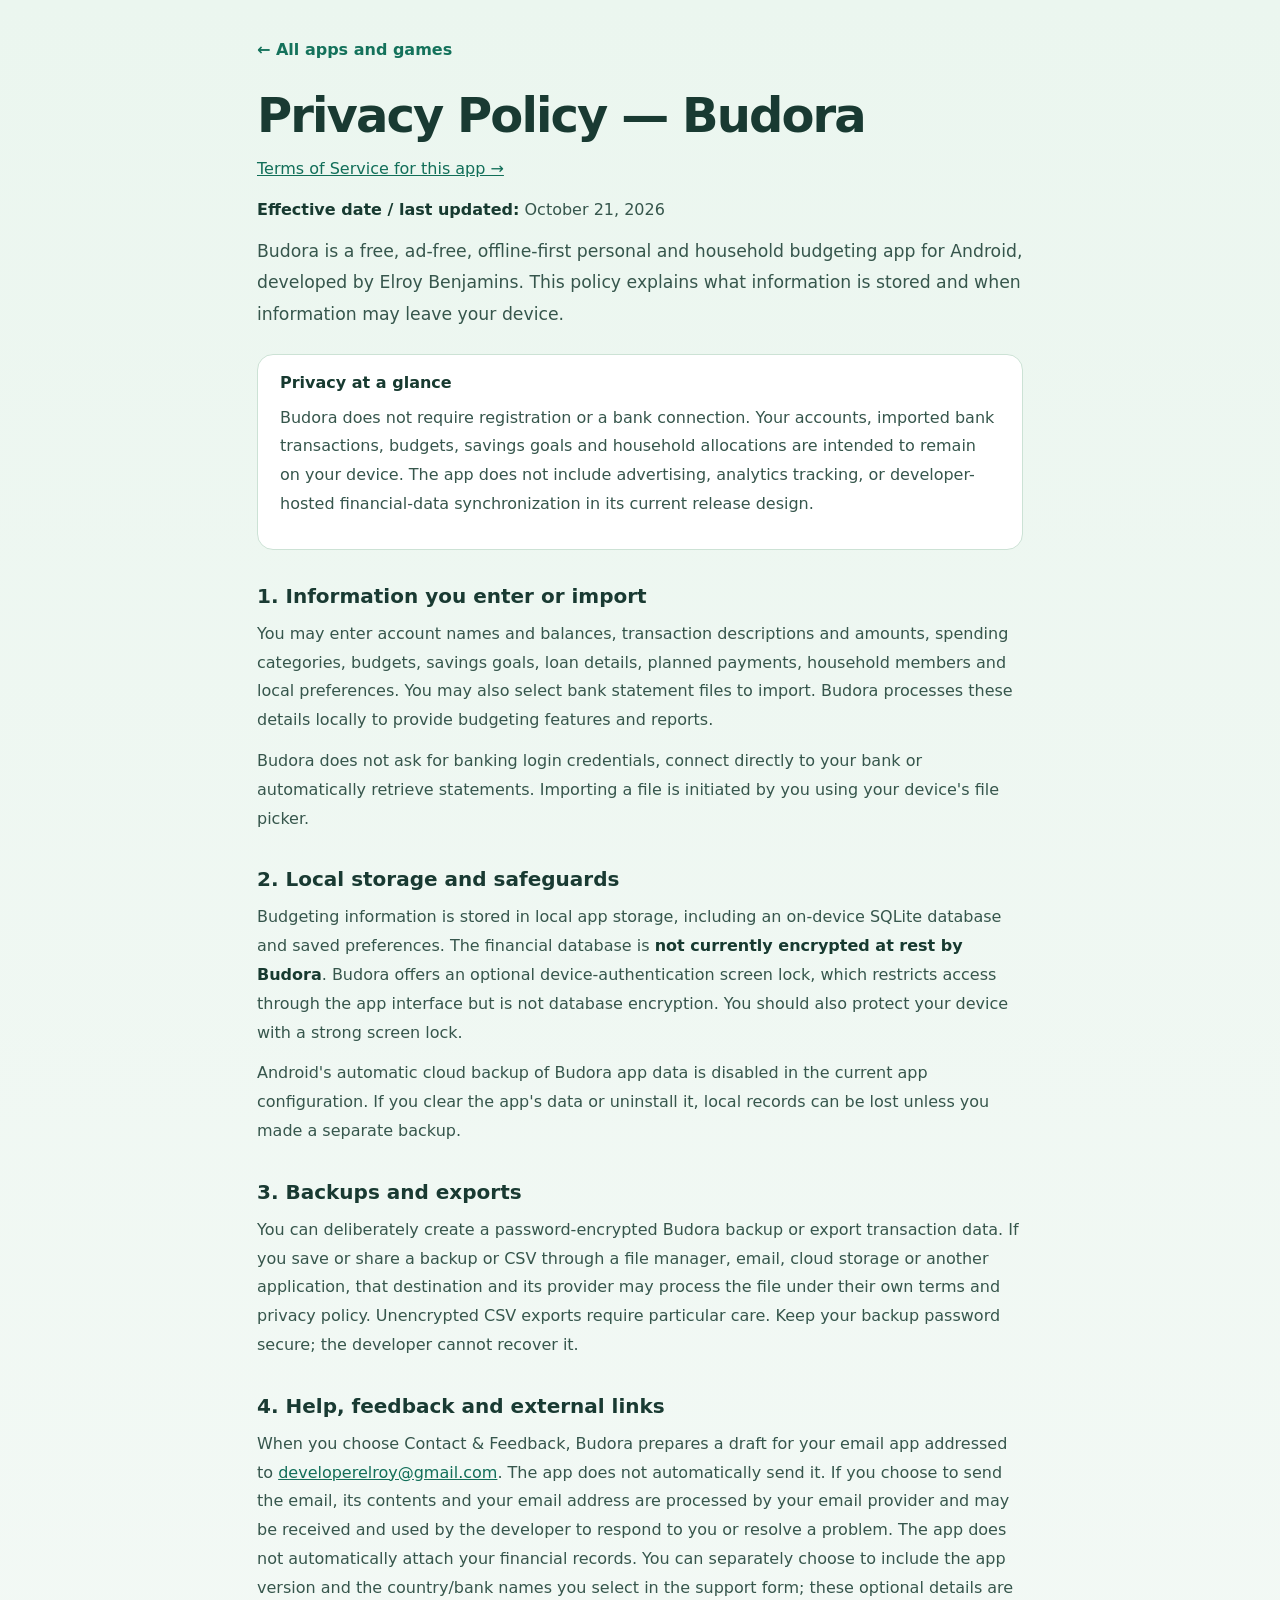
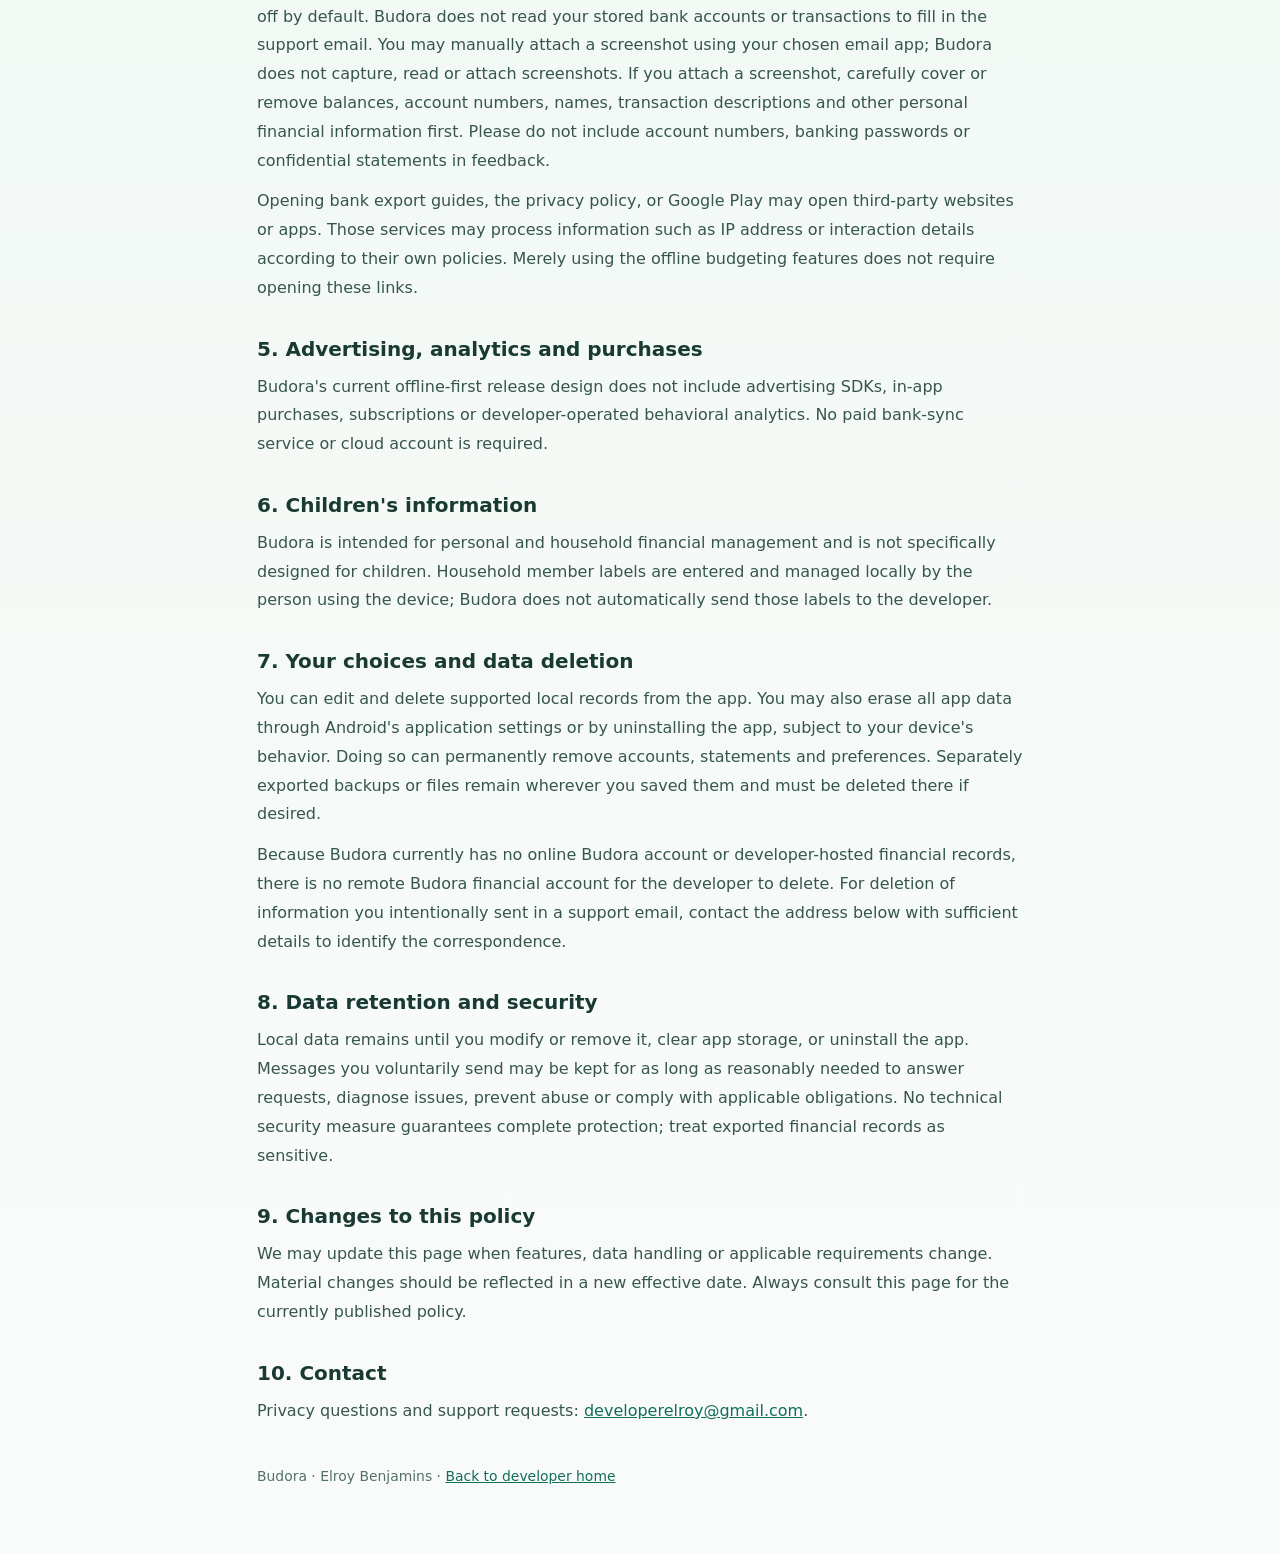
<file: budora/privacy/index.html>
<!doctype html>
<html lang="en">
<head>
  <meta charset="utf-8">
  <meta name="viewport" content="width=device-width, initial-scale=1">
  <meta name="robots" content="index,follow">
  <meta name="description" content="Privacy Policy for Budora, an offline-first budgeting app by Elroy Benjamins.">
  <title>Budora — Privacy Policy</title>
  <style>
    *{box-sizing:border-box}
    :root{color-scheme:light;font-family:Inter,system-ui,-apple-system,BlinkMacSystemFont,"Segoe UI",sans-serif;color:#193a32;background:#f2f9f5}
    html,body{margin:0;min-height:100%}
    body{background:linear-gradient(180deg,#ebf6ef,#f9fbfa)}
    main{max-width:810px;padding:40px 22px 70px;margin:auto}
    .back{color:#14725b;text-decoration:none;font-weight:700}
    h1{font-size:clamp(2rem,5vw,3rem);line-height:1.12;letter-spacing:-.04em;margin:30px 0 10px}
    h2{font-size:1.25rem;margin:34px 0 10px}
    p,li{color:#36564c;line-height:1.8}
    p{margin:12px 0}
    ul{padding-left:24px}
    a{color:#116e58}a:hover{text-decoration:underline}
    .intro{font-size:1.08rem}
    .panel{border:1px solid #cce2d5;background:#fff;border-radius:16px;padding:18px 22px;margin:24px 0}
    strong{color:#173a30}
    footer{font-size:.87rem;color:#527166;margin-top:42px}
    @media(max-width:600px){main{padding:24px 17px 50px}}
  </style>
</head>
<body>
<main>
  <a class="back" href="/">← All apps and games</a>
  <h1>Privacy Policy — Budora</h1>
    <p><a href="/terms/#budora">Terms of Service for this app →</a></p>
  <p><strong>Effective date / last updated:</strong> October 21, 2026</p>
  <p class="intro">Budora is a free, ad-free, offline-first personal and household budgeting app for Android, developed by Elroy Benjamins. This policy explains what information is stored and when information may leave your device.</p>
  <div class="panel"><strong>Privacy at a glance</strong><p>Budora does not require registration or a bank connection. Your accounts, imported bank transactions, budgets, savings goals and household allocations are intended to remain on your device. The app does not include advertising, analytics tracking, or developer-hosted financial-data synchronization in its current release design.</p></div>
  <h2>1. Information you enter or import</h2>
  <p>You may enter account names and balances, transaction descriptions and amounts, spending categories, budgets, savings goals, loan details, planned payments, household members and local preferences. You may also select bank statement files to import. Budora processes these details locally to provide budgeting features and reports.</p>
  <p>Budora does not ask for banking login credentials, connect directly to your bank or automatically retrieve statements. Importing a file is initiated by you using your device's file picker.</p>
  <h2>2. Local storage and safeguards</h2>
  <p>Budgeting information is stored in local app storage, including an on-device SQLite database and saved preferences. The financial database is <strong>not currently encrypted at rest by Budora</strong>. Budora offers an optional device-authentication screen lock, which restricts access through the app interface but is not database encryption. You should also protect your device with a strong screen lock.</p>
  <p>Android's automatic cloud backup of Budora app data is disabled in the current app configuration. If you clear the app's data or uninstall it, local records can be lost unless you made a separate backup.</p>
  <h2>3. Backups and exports</h2>
  <p>You can deliberately create a password-encrypted Budora backup or export transaction data. If you save or share a backup or CSV through a file manager, email, cloud storage or another application, that destination and its provider may process the file under their own terms and privacy policy. Unencrypted CSV exports require particular care. Keep your backup password secure; the developer cannot recover it.</p>
  <h2>4. Help, feedback and external links</h2>
  <p>When you choose Contact &amp; Feedback, Budora prepares a draft for your email app addressed to <a href="mailto:developerelroy@gmail.com">developerelroy@gmail.com</a>. The app does not automatically send it. If you choose to send the email, its contents and your email address are processed by your email provider and may be received and used by the developer to respond to you or resolve a problem. The app does not automatically attach your financial records. You can separately choose to include the app version and the country/bank names you select in the support form; these optional details are off by default. Budora does not read your stored bank accounts or transactions to fill in the support email. You may manually attach a screenshot using your chosen email app; Budora does not capture, read or attach screenshots. If you attach a screenshot, carefully cover or remove balances, account numbers, names, transaction descriptions and other personal financial information first. Please do not include account numbers, banking passwords or confidential statements in feedback.</p>
  <p>Opening bank export guides, the privacy policy, or Google Play may open third-party websites or apps. Those services may process information such as IP address or interaction details according to their own policies. Merely using the offline budgeting features does not require opening these links.</p>
  <h2>5. Advertising, analytics and purchases</h2>
  <p>Budora's current offline-first release design does not include advertising SDKs, in-app purchases, subscriptions or developer-operated behavioral analytics. No paid bank-sync service or cloud account is required.</p>
  <h2>6. Children's information</h2>
  <p>Budora is intended for personal and household financial management and is not specifically designed for children. Household member labels are entered and managed locally by the person using the device; Budora does not automatically send those labels to the developer.</p>
  <h2>7. Your choices and data deletion</h2>
  <p>You can edit and delete supported local records from the app. You may also erase all app data through Android's application settings or by uninstalling the app, subject to your device's behavior. Doing so can permanently remove accounts, statements and preferences. Separately exported backups or files remain wherever you saved them and must be deleted there if desired.</p>
  <p>Because Budora currently has no online Budora account or developer-hosted financial records, there is no remote Budora financial account for the developer to delete. For deletion of information you intentionally sent in a support email, contact the address below with sufficient details to identify the correspondence.</p>
  <h2>8. Data retention and security</h2>
  <p>Local data remains until you modify or remove it, clear app storage, or uninstall the app. Messages you voluntarily send may be kept for as long as reasonably needed to answer requests, diagnose issues, prevent abuse or comply with applicable obligations. No technical security measure guarantees complete protection; treat exported financial records as sensitive.</p>
  <h2>9. Changes to this policy</h2>
  <p>We may update this page when features, data handling or applicable requirements change. Material changes should be reflected in a new effective date. Always consult this page for the currently published policy.</p>
  <h2>10. Contact</h2>
  <p>Privacy questions and support requests: <a href="mailto:developerelroy@gmail.com">developerelroy@gmail.com</a>.</p>
  <footer>Budora · Elroy Benjamins · <a href="/">Back to developer home</a></footer>
</main>
</body>
</html>
</file>
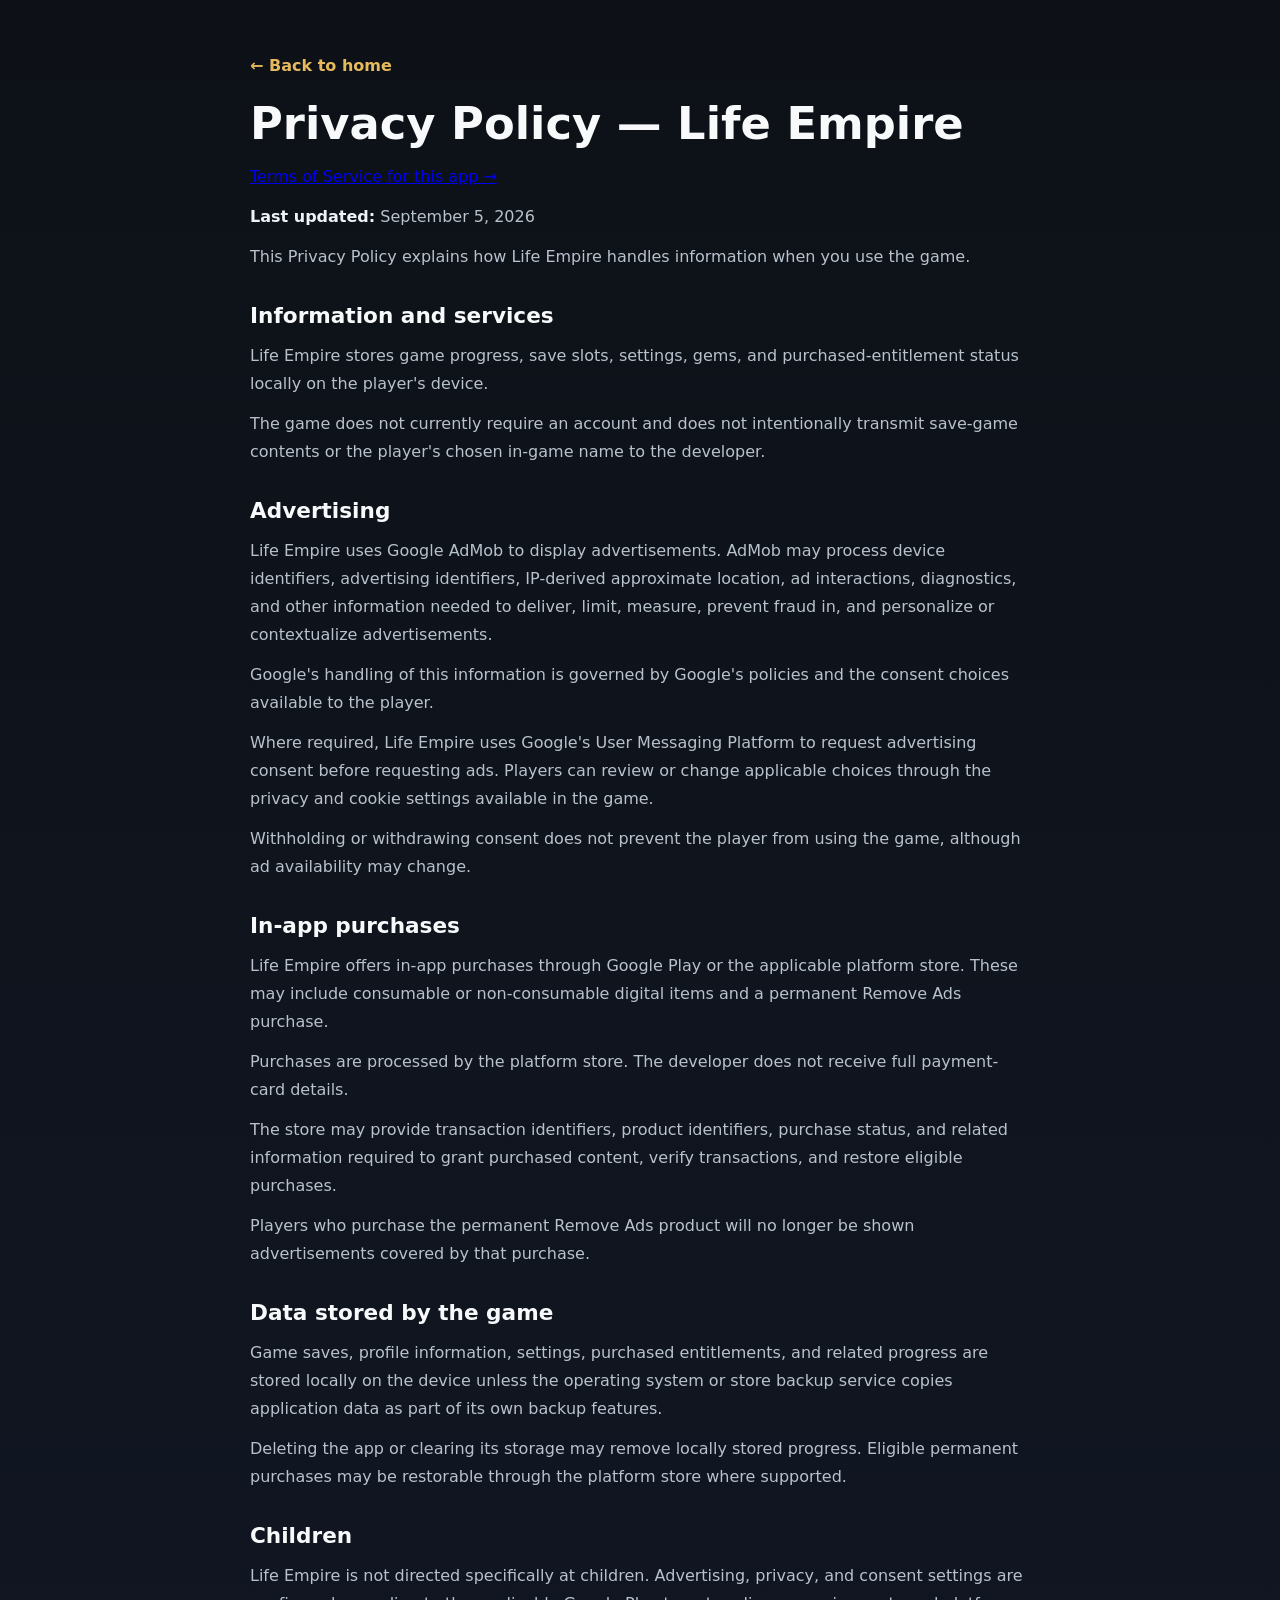
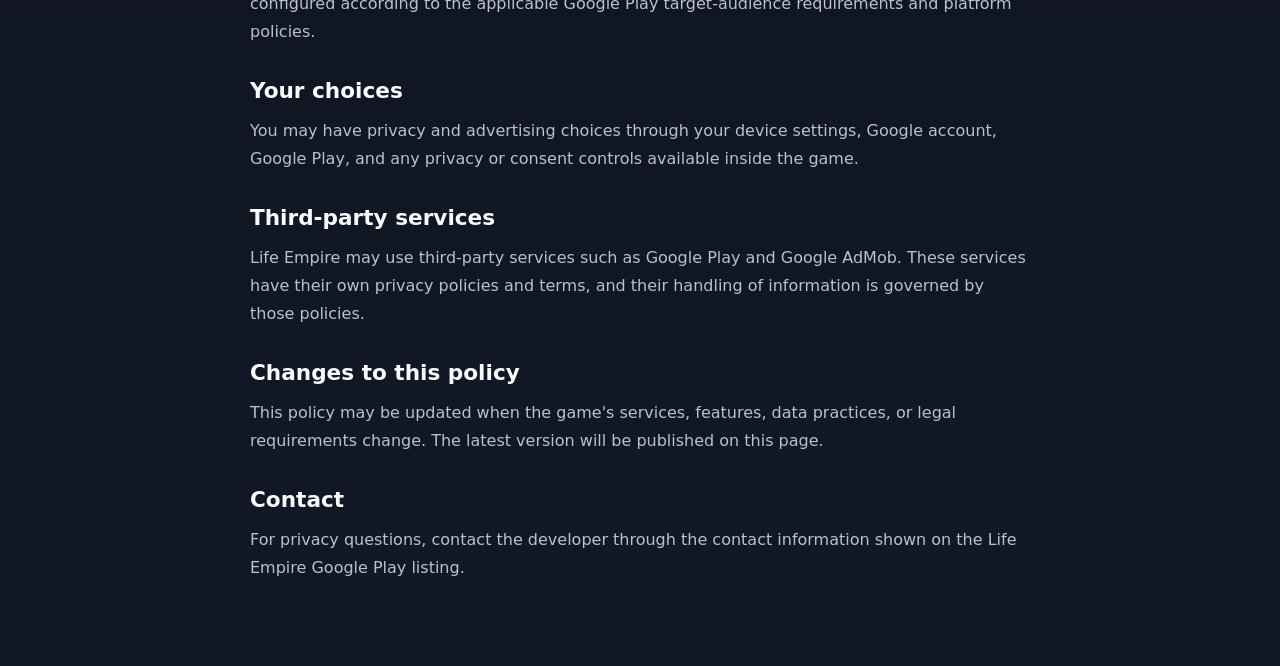
<file: life-empire/privacy/index.html>
<!doctype html>
<html lang="en">
<head>
  <meta charset="utf-8">
  <meta name="viewport" content="width=device-width,initial-scale=1">
  <meta name="robots" content="index,follow">
  <title>Life Empire — Privacy Policy</title>
  <style>*{box-sizing:border-box}
:root{
  font-family:Inter,system-ui,-apple-system,BlinkMacSystemFont,"Segoe UI",sans-serif;
  color:#edf2f7;
  background:#0d1117;
}
html,body{margin:0;padding:0;min-height:100%}
body{
  min-height:100vh;
  background:linear-gradient(180deg,#0d1117 0%,#121826 100%);
}
.policy-wrap{
  width:min(780px,calc(100% - 32px));
  margin:0 auto;
  padding:56px 0 72px;
}
.back{
  display:inline-block;
  color:#e6b95c;
  text-decoration:none;
  font-weight:700;
  margin-bottom:24px;
}
.back:hover{text-decoration:underline}
h1{
  color:#f7f9fb;
  font-size:clamp(2rem,5vw,2.8rem);
  line-height:1.12;
  margin:0 0 14px;
}
h2{
  color:#f7f9fb;
  font-size:1.35rem;
  line-height:1.25;
  margin:32px 0 10px;
}
p{
  color:#b8c2cc;
  line-height:1.75;
  margin:12px 0;
}
strong{color:#edf2f7}
@media(max-width:600px){
  .policy-wrap{
    width:min(100% - 24px,780px);
    padding:32px 0 48px;
  }
  h1{font-size:2rem}
}
</style>
</head>
<body>
  <main class="policy-wrap">
    <a class="back" href="/">← Back to home</a>
    <h1>Privacy Policy — Life Empire</h1>
    <p><a href="/terms/#life-empire">Terms of Service for this app →</a></p>
    <p><strong>Last updated:</strong> September 5, 2026</p>
    
<p>This Privacy Policy explains how Life Empire handles information when you use the game.</p>

<h2>Information and services</h2>
<p>Life Empire stores game progress, save slots, settings, gems, and purchased-entitlement status locally on the player's device.</p>
<p>The game does not currently require an account and does not intentionally transmit save-game contents or the player's chosen in-game name to the developer.</p>

<h2>Advertising</h2>
<p>Life Empire uses Google AdMob to display advertisements. AdMob may process device identifiers, advertising identifiers, IP-derived approximate location, ad interactions, diagnostics, and other information needed to deliver, limit, measure, prevent fraud in, and personalize or contextualize advertisements.</p>
<p>Google's handling of this information is governed by Google's policies and the consent choices available to the player.</p>
<p>Where required, Life Empire uses Google's User Messaging Platform to request advertising consent before requesting ads. Players can review or change applicable choices through the privacy and cookie settings available in the game.</p>
<p>Withholding or withdrawing consent does not prevent the player from using the game, although ad availability may change.</p>

<h2>In-app purchases</h2>
<p>Life Empire offers in-app purchases through Google Play or the applicable platform store. These may include consumable or non-consumable digital items and a permanent Remove Ads purchase.</p>
<p>Purchases are processed by the platform store. The developer does not receive full payment-card details.</p>
<p>The store may provide transaction identifiers, product identifiers, purchase status, and related information required to grant purchased content, verify transactions, and restore eligible purchases.</p>
<p>Players who purchase the permanent Remove Ads product will no longer be shown advertisements covered by that purchase.</p>

<h2>Data stored by the game</h2>
<p>Game saves, profile information, settings, purchased entitlements, and related progress are stored locally on the device unless the operating system or store backup service copies application data as part of its own backup features.</p>
<p>Deleting the app or clearing its storage may remove locally stored progress. Eligible permanent purchases may be restorable through the platform store where supported.</p>

<h2>Children</h2>
<p>Life Empire is not directed specifically at children. Advertising, privacy, and consent settings are configured according to the applicable Google Play target-audience requirements and platform policies.</p>

<h2>Your choices</h2>
<p>You may have privacy and advertising choices through your device settings, Google account, Google Play, and any privacy or consent controls available inside the game.</p>

<h2>Third-party services</h2>
<p>Life Empire may use third-party services such as Google Play and Google AdMob. These services have their own privacy policies and terms, and their handling of information is governed by those policies.</p>

<h2>Changes to this policy</h2>
<p>This policy may be updated when the game's services, features, data practices, or legal requirements change. The latest version will be published on this page.</p>

<h2>Contact</h2>
<p>For privacy questions, contact the developer through the contact information shown on the Life Empire Google Play listing.</p>

  </main>
</body>
</html>
</file>
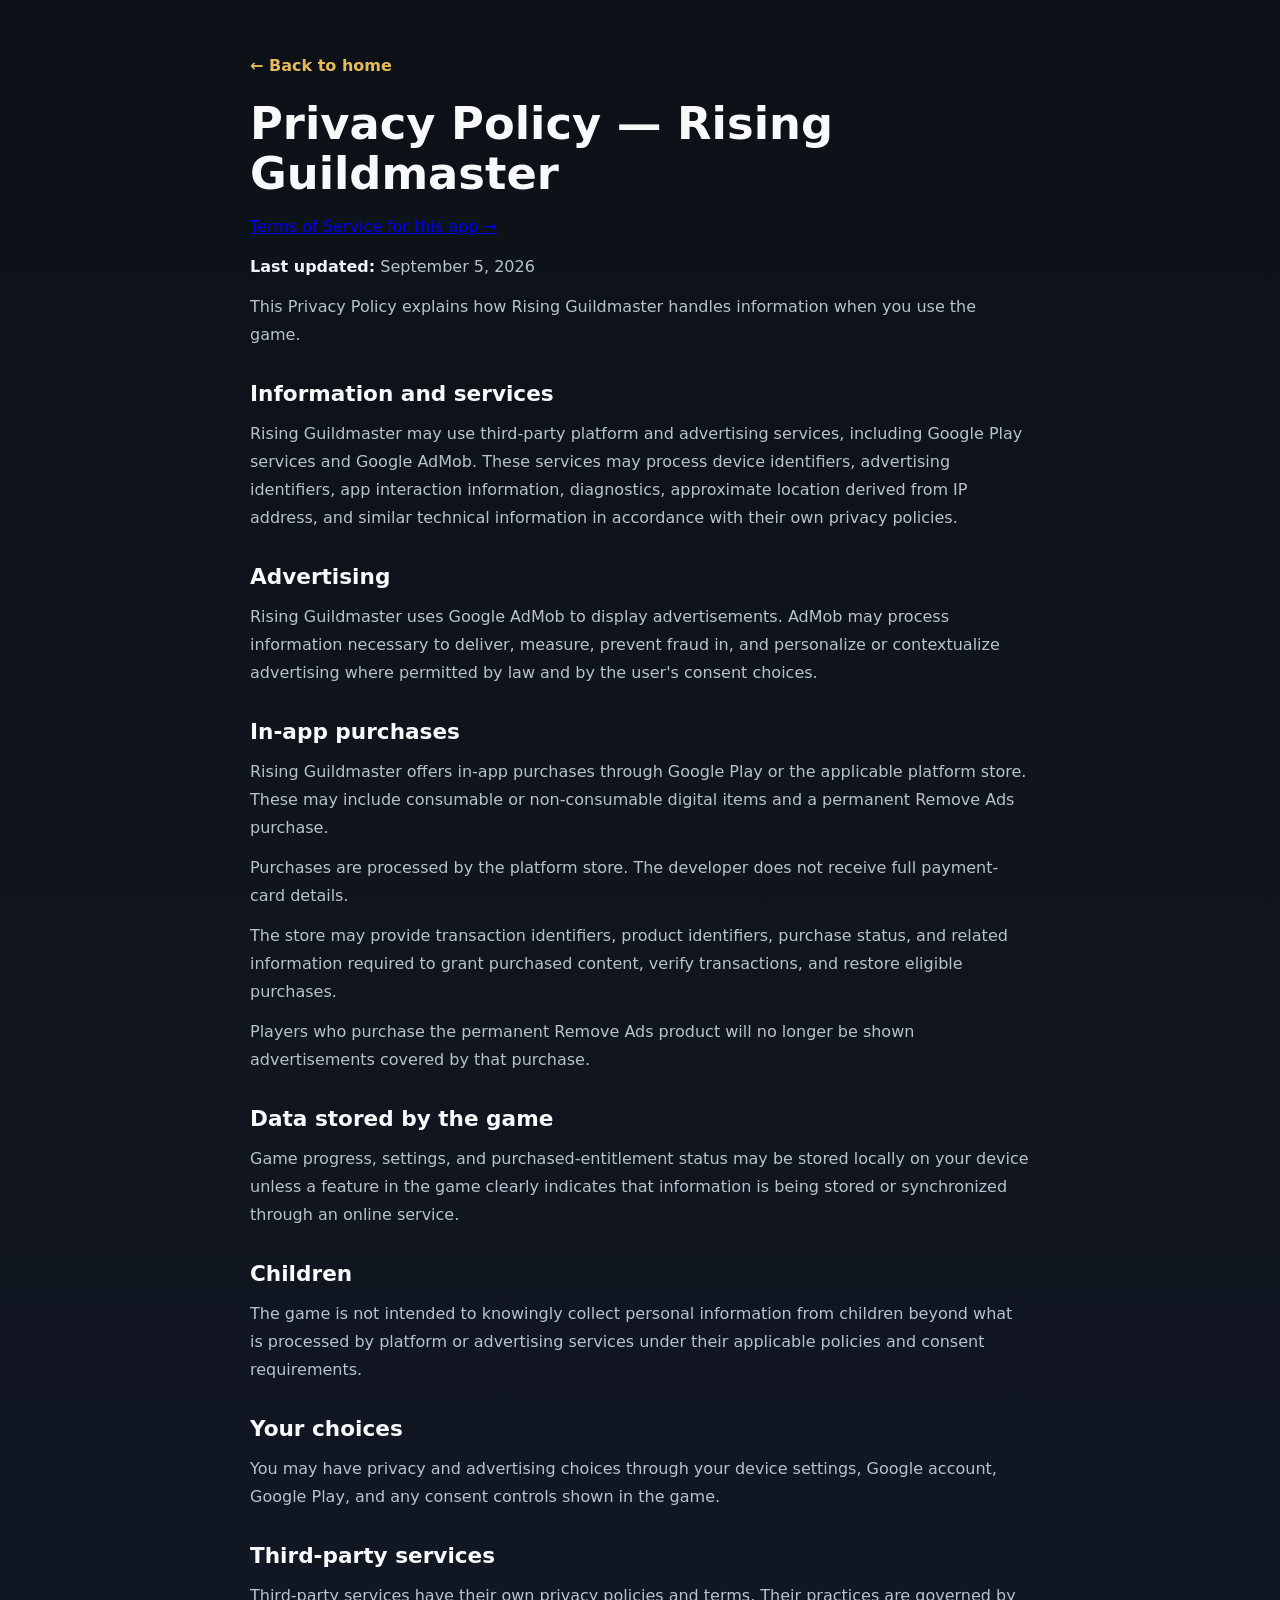
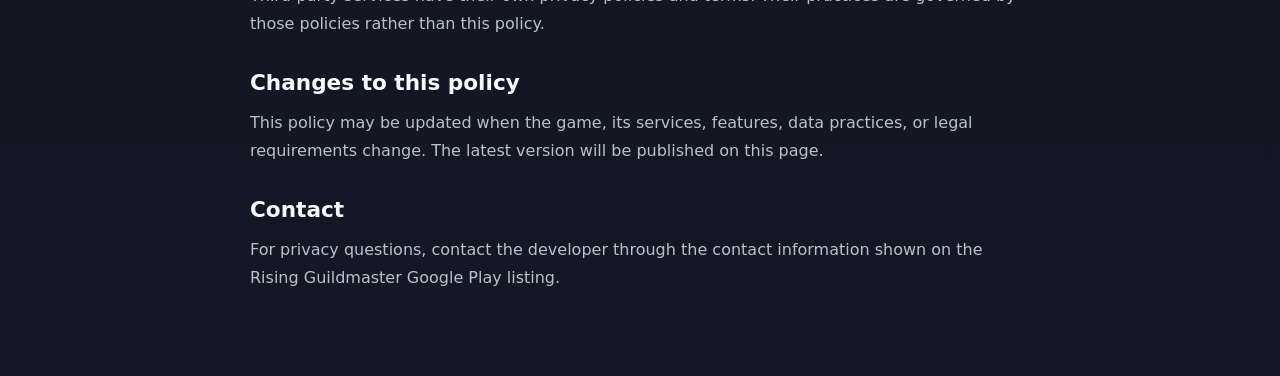
<file: rising-guildmaster/privacy/index.html>
<!doctype html>
<html lang="en">
<head>
  <meta charset="utf-8">
  <meta name="viewport" content="width=device-width,initial-scale=1">
  <meta name="robots" content="index,follow">
  <title>Rising Guildmaster — Privacy Policy</title>
  <style>*{box-sizing:border-box}
:root{
  font-family:Inter,system-ui,-apple-system,BlinkMacSystemFont,"Segoe UI",sans-serif;
  color:#edf2f7;
  background:#0d1117;
}
html,body{margin:0;padding:0;min-height:100%}
body{
  min-height:100vh;
  background:linear-gradient(180deg,#0d1117 0%,#121826 100%);
}
.policy-wrap{
  width:min(780px,calc(100% - 32px));
  margin:0 auto;
  padding:56px 0 72px;
}
.back{
  display:inline-block;
  color:#e6b95c;
  text-decoration:none;
  font-weight:700;
  margin-bottom:24px;
}
.back:hover{text-decoration:underline}
h1{
  color:#f7f9fb;
  font-size:clamp(2rem,5vw,2.8rem);
  line-height:1.12;
  margin:0 0 14px;
}
h2{
  color:#f7f9fb;
  font-size:1.35rem;
  line-height:1.25;
  margin:32px 0 10px;
}
p{
  color:#b8c2cc;
  line-height:1.75;
  margin:12px 0;
}
strong{color:#edf2f7}
@media(max-width:600px){
  .policy-wrap{
    width:min(100% - 24px,780px);
    padding:32px 0 48px;
  }
  h1{font-size:2rem}
}
</style>
</head>
<body>
  <main class="policy-wrap">
    <a class="back" href="/">← Back to home</a>
    <h1>Privacy Policy — Rising Guildmaster</h1>
    <p><a href="/terms/#rising-guildmaster">Terms of Service for this app →</a></p>
    <p><strong>Last updated:</strong> September 5, 2026</p>
    
<p>This Privacy Policy explains how Rising Guildmaster handles information when you use the game.</p>

<h2>Information and services</h2>
<p>Rising Guildmaster may use third-party platform and advertising services, including Google Play services and Google AdMob. These services may process device identifiers, advertising identifiers, app interaction information, diagnostics, approximate location derived from IP address, and similar technical information in accordance with their own privacy policies.</p>

<h2>Advertising</h2>
<p>Rising Guildmaster uses Google AdMob to display advertisements. AdMob may process information necessary to deliver, measure, prevent fraud in, and personalize or contextualize advertising where permitted by law and by the user's consent choices.</p>

<h2>In-app purchases</h2>
<p>Rising Guildmaster offers in-app purchases through Google Play or the applicable platform store. These may include consumable or non-consumable digital items and a permanent Remove Ads purchase.</p>
<p>Purchases are processed by the platform store. The developer does not receive full payment-card details.</p>
<p>The store may provide transaction identifiers, product identifiers, purchase status, and related information required to grant purchased content, verify transactions, and restore eligible purchases.</p>
<p>Players who purchase the permanent Remove Ads product will no longer be shown advertisements covered by that purchase.</p>

<h2>Data stored by the game</h2>
<p>Game progress, settings, and purchased-entitlement status may be stored locally on your device unless a feature in the game clearly indicates that information is being stored or synchronized through an online service.</p>

<h2>Children</h2>
<p>The game is not intended to knowingly collect personal information from children beyond what is processed by platform or advertising services under their applicable policies and consent requirements.</p>

<h2>Your choices</h2>
<p>You may have privacy and advertising choices through your device settings, Google account, Google Play, and any consent controls shown in the game.</p>

<h2>Third-party services</h2>
<p>Third-party services have their own privacy policies and terms. Their practices are governed by those policies rather than this policy.</p>

<h2>Changes to this policy</h2>
<p>This policy may be updated when the game, its services, features, data practices, or legal requirements change. The latest version will be published on this page.</p>

<h2>Contact</h2>
<p>For privacy questions, contact the developer through the contact information shown on the Rising Guildmaster Google Play listing.</p>

  </main>
</body>
</html>
</file>
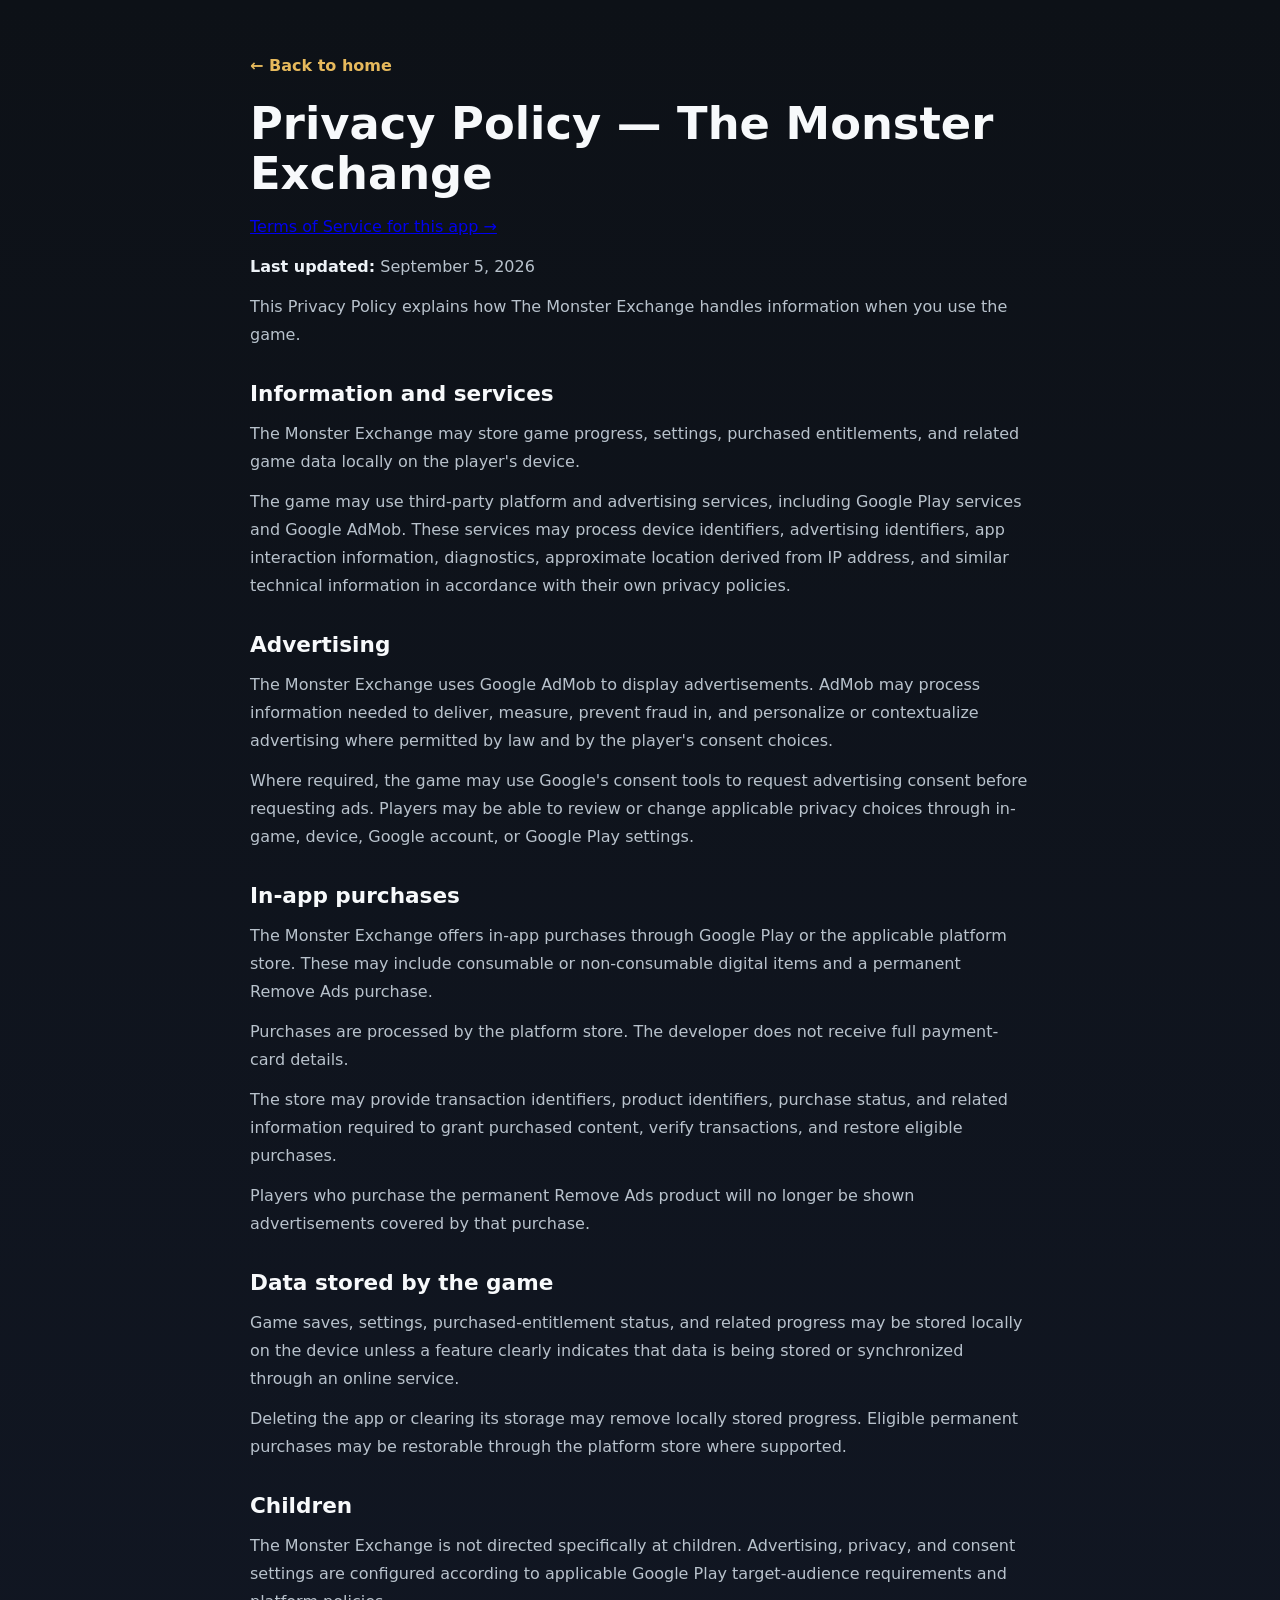
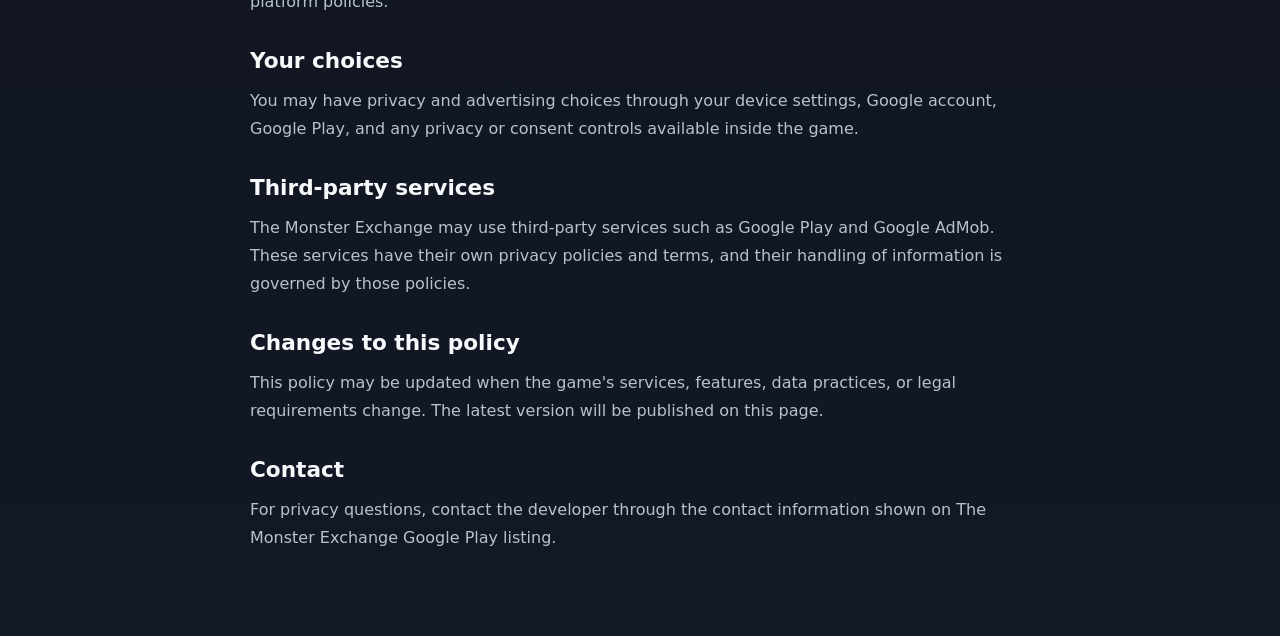
<file: the-monster-exchange/privacy/index.html>
<!doctype html>
<html lang="en">
<head>
  <meta charset="utf-8">
  <meta name="viewport" content="width=device-width,initial-scale=1">
  <meta name="robots" content="index,follow">
  <title>The Monster Exchange — Privacy Policy</title>
  <style>*{box-sizing:border-box}
:root{
  font-family:Inter,system-ui,-apple-system,BlinkMacSystemFont,"Segoe UI",sans-serif;
  color:#edf2f7;
  background:#0d1117;
}
html,body{margin:0;padding:0;min-height:100%}
body{
  min-height:100vh;
  background:linear-gradient(180deg,#0d1117 0%,#121826 100%);
}
.policy-wrap{
  width:min(780px,calc(100% - 32px));
  margin:0 auto;
  padding:56px 0 72px;
}
.back{
  display:inline-block;
  color:#e6b95c;
  text-decoration:none;
  font-weight:700;
  margin-bottom:24px;
}
.back:hover{text-decoration:underline}
h1{
  color:#f7f9fb;
  font-size:clamp(2rem,5vw,2.8rem);
  line-height:1.12;
  margin:0 0 14px;
}
h2{
  color:#f7f9fb;
  font-size:1.35rem;
  line-height:1.25;
  margin:32px 0 10px;
}
p{
  color:#b8c2cc;
  line-height:1.75;
  margin:12px 0;
}
strong{color:#edf2f7}
@media(max-width:600px){
  .policy-wrap{
    width:min(100% - 24px,780px);
    padding:32px 0 48px;
  }
  h1{font-size:2rem}
}
</style>
</head>
<body>
  <main class="policy-wrap">
    <a class="back" href="/">← Back to home</a>
    <h1>Privacy Policy — The Monster Exchange</h1>
    <p><a href="/terms/#the-monster-exchange">Terms of Service for this app →</a></p>
    <p><strong>Last updated:</strong> September 5, 2026</p>
    
<p>This Privacy Policy explains how The Monster Exchange handles information when you use the game.</p>

<h2>Information and services</h2>
<p>The Monster Exchange may store game progress, settings, purchased entitlements, and related game data locally on the player's device.</p>
<p>The game may use third-party platform and advertising services, including Google Play services and Google AdMob. These services may process device identifiers, advertising identifiers, app interaction information, diagnostics, approximate location derived from IP address, and similar technical information in accordance with their own privacy policies.</p>

<h2>Advertising</h2>
<p>The Monster Exchange uses Google AdMob to display advertisements. AdMob may process information needed to deliver, measure, prevent fraud in, and personalize or contextualize advertising where permitted by law and by the player's consent choices.</p>
<p>Where required, the game may use Google's consent tools to request advertising consent before requesting ads. Players may be able to review or change applicable privacy choices through in-game, device, Google account, or Google Play settings.</p>

<h2>In-app purchases</h2>
<p>The Monster Exchange offers in-app purchases through Google Play or the applicable platform store. These may include consumable or non-consumable digital items and a permanent Remove Ads purchase.</p>
<p>Purchases are processed by the platform store. The developer does not receive full payment-card details.</p>
<p>The store may provide transaction identifiers, product identifiers, purchase status, and related information required to grant purchased content, verify transactions, and restore eligible purchases.</p>
<p>Players who purchase the permanent Remove Ads product will no longer be shown advertisements covered by that purchase.</p>

<h2>Data stored by the game</h2>
<p>Game saves, settings, purchased-entitlement status, and related progress may be stored locally on the device unless a feature clearly indicates that data is being stored or synchronized through an online service.</p>
<p>Deleting the app or clearing its storage may remove locally stored progress. Eligible permanent purchases may be restorable through the platform store where supported.</p>

<h2>Children</h2>
<p>The Monster Exchange is not directed specifically at children. Advertising, privacy, and consent settings are configured according to applicable Google Play target-audience requirements and platform policies.</p>

<h2>Your choices</h2>
<p>You may have privacy and advertising choices through your device settings, Google account, Google Play, and any privacy or consent controls available inside the game.</p>

<h2>Third-party services</h2>
<p>The Monster Exchange may use third-party services such as Google Play and Google AdMob. These services have their own privacy policies and terms, and their handling of information is governed by those policies.</p>

<h2>Changes to this policy</h2>
<p>This policy may be updated when the game's services, features, data practices, or legal requirements change. The latest version will be published on this page.</p>

<h2>Contact</h2>
<p>For privacy questions, contact the developer through the contact information shown on The Monster Exchange Google Play listing.</p>

  </main>
</body>
</html>
</file>
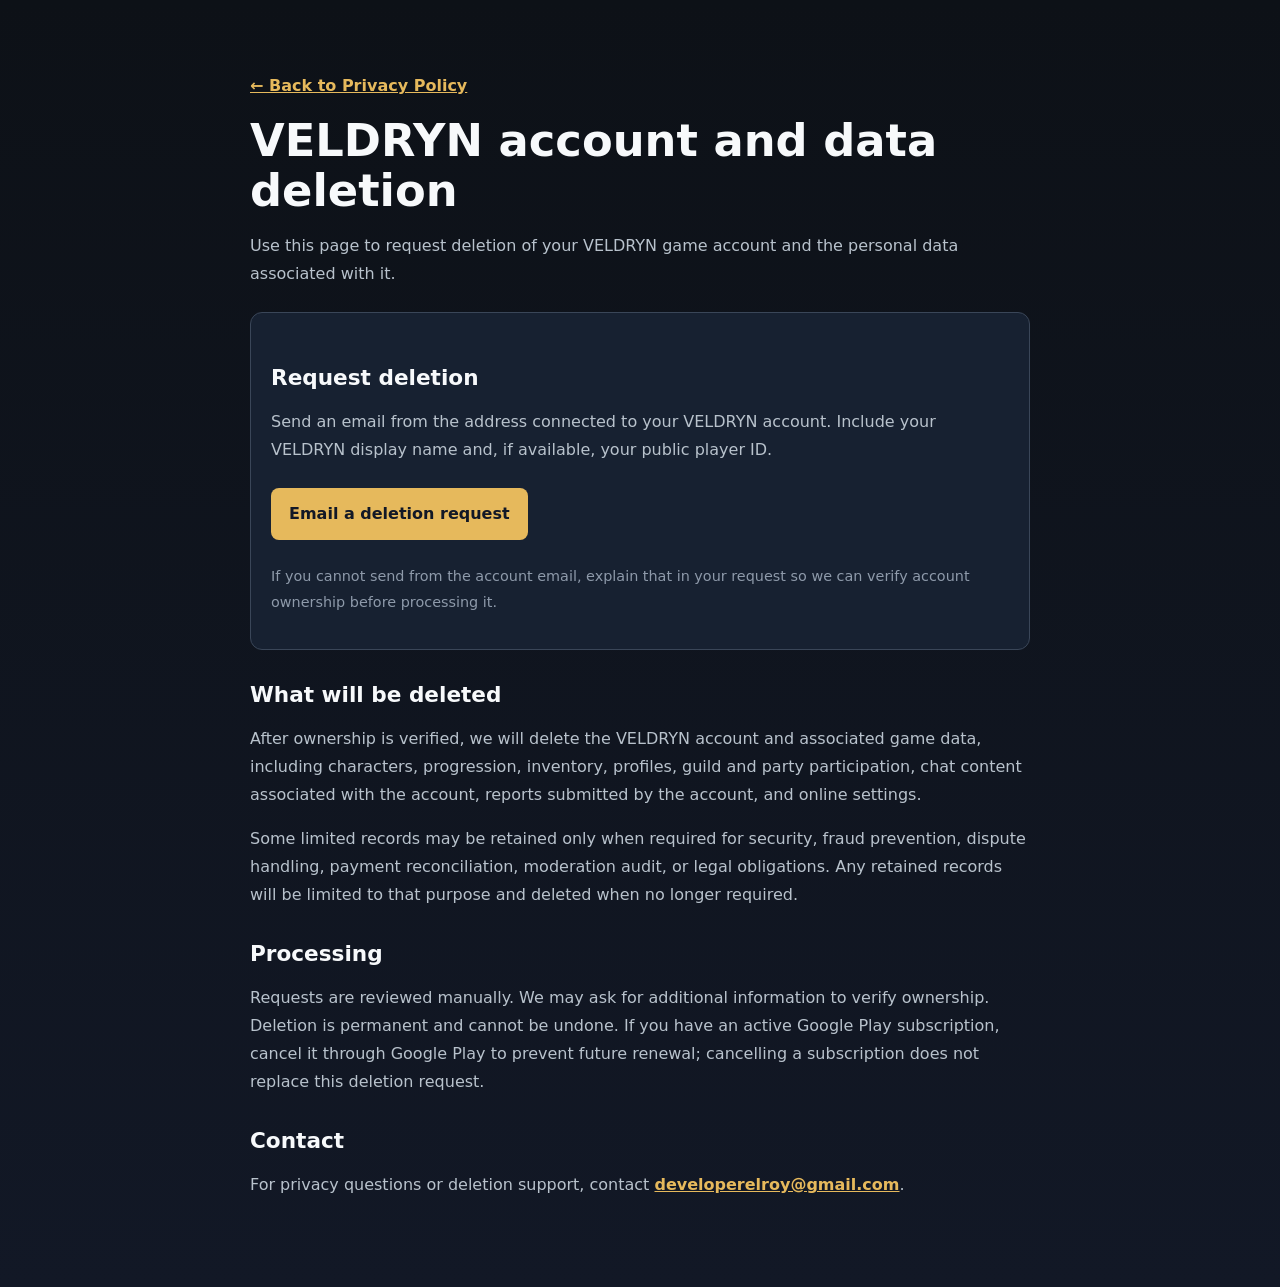
<file: veldryn/account-deletion/index.html>
<!doctype html>
<html lang="en">
<head>
  <meta charset="utf-8">
  <meta name="viewport" content="width=device-width,initial-scale=1">
  <meta name="robots" content="index,follow">
  <title>VELDRYN — Account and Data Deletion</title>
  <style>
    *{box-sizing:border-box}
    :root{font-family:Inter,system-ui,-apple-system,BlinkMacSystemFont,"Segoe UI",sans-serif;color:#edf2f7;background:#0d1117}
    html,body{margin:0;min-height:100%}
    body{background:linear-gradient(180deg,#0d1117 0%,#121826 100%)}
    main{width:min(780px,calc(100% - 32px));margin:0 auto;padding:56px 0 72px}
    a{color:#e6b95c;font-weight:700}
    h1{color:#f7f9fb;font-size:clamp(2rem,5vw,2.8rem);line-height:1.12;margin:0 0 14px}
    h2{color:#f7f9fb;font-size:1.35rem;line-height:1.25;margin:32px 0 10px}
    p,li{color:#b8c2cc;line-height:1.75}
    strong{color:#edf2f7}
    .card{border:1px solid #3a4658;border-radius:12px;background:#172131;padding:20px;margin:24px 0}
    .button{display:inline-block;background:#e6b95c;color:#121826;padding:12px 18px;border-radius:8px;text-decoration:none;margin:8px 0}
    .small{font-size:.9rem;color:#8e9aaa}
    @media(max-width:600px){main{width:min(100% - 24px,780px);padding:32px 0 48px}h1{font-size:2rem}}
  </style>
</head>
<body>
  <main>
    <p><a href="/veldryn/privacy/">← Back to Privacy Policy</a></p>
    <h1>VELDRYN account and data deletion</h1>
    <p>Use this page to request deletion of your VELDRYN game account and the personal data associated with it.</p>

    <div class="card">
      <h2>Request deletion</h2>
      <p>Send an email from the address connected to your VELDRYN account. Include your VELDRYN display name and, if available, your public player ID.</p>
      <p><a class="button" href="mailto:developerelroy@gmail.com?subject=VELDRYN%20account%20and%20data%20deletion%20request">Email a deletion request</a></p>
      <p class="small">If you cannot send from the account email, explain that in your request so we can verify account ownership before processing it.</p>
    </div>

    <h2>What will be deleted</h2>
    <p>After ownership is verified, we will delete the VELDRYN account and associated game data, including characters, progression, inventory, profiles, guild and party participation, chat content associated with the account, reports submitted by the account, and online settings.</p>
    <p>Some limited records may be retained only when required for security, fraud prevention, dispute handling, payment reconciliation, moderation audit, or legal obligations. Any retained records will be limited to that purpose and deleted when no longer required.</p>

    <h2>Processing</h2>
    <p>Requests are reviewed manually. We may ask for additional information to verify ownership. Deletion is permanent and cannot be undone. If you have an active Google Play subscription, cancel it through Google Play to prevent future renewal; cancelling a subscription does not replace this deletion request.</p>

    <h2>Contact</h2>
    <p>For privacy questions or deletion support, contact <a href="mailto:developerelroy@gmail.com">developerelroy@gmail.com</a>.</p>
  </main>
</body>
</html>
</file>
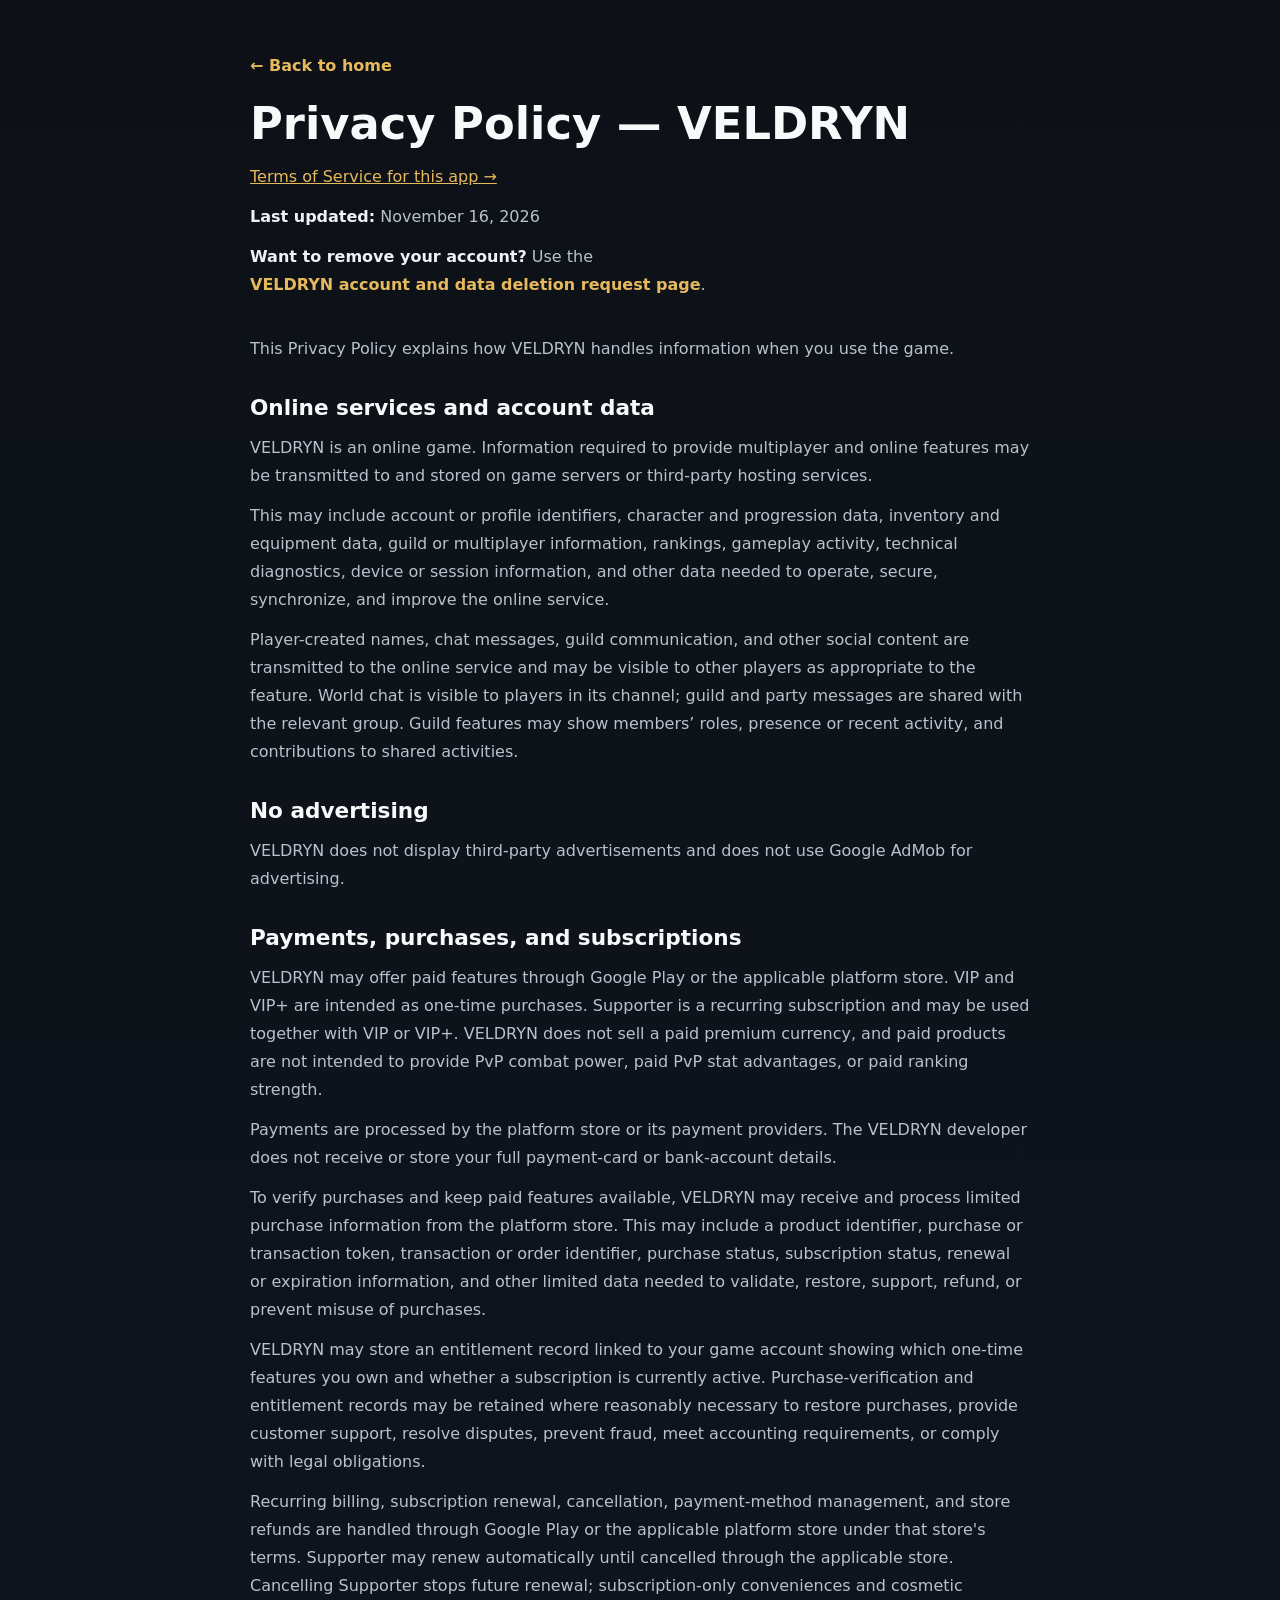
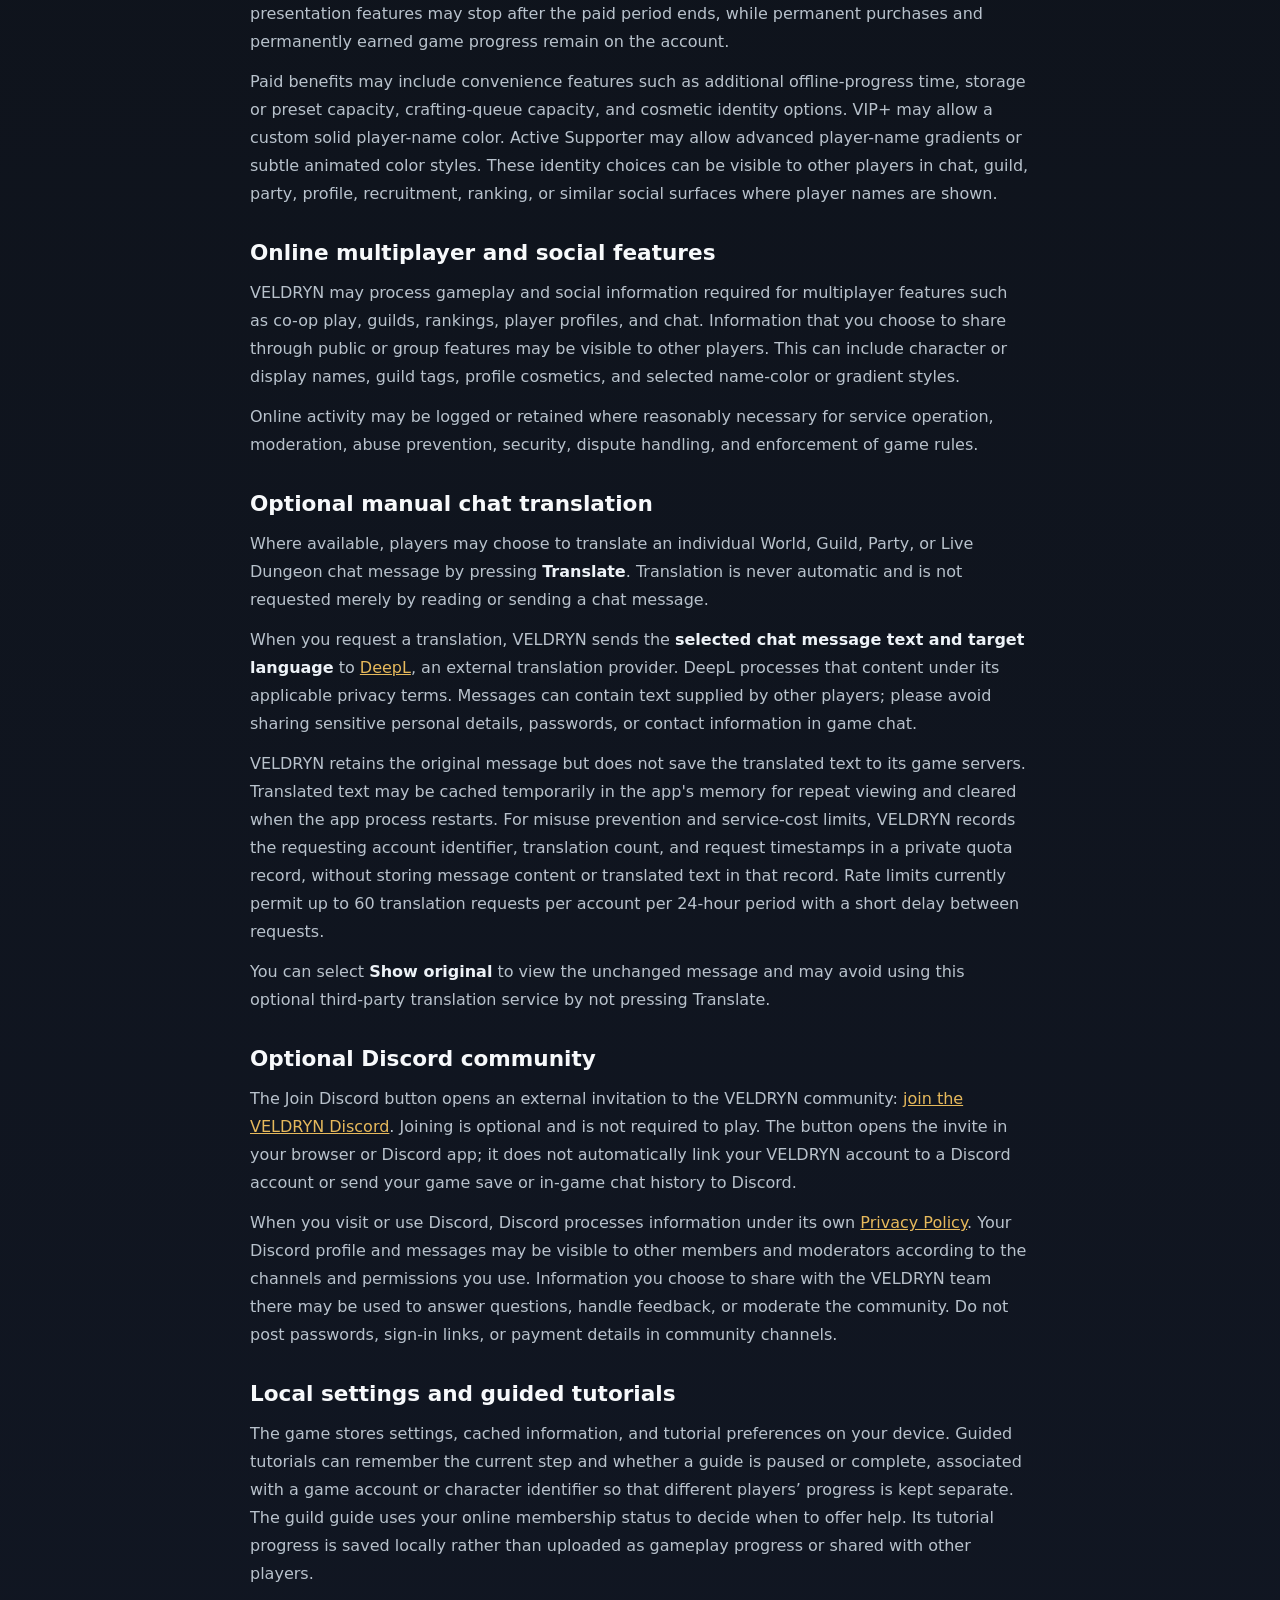
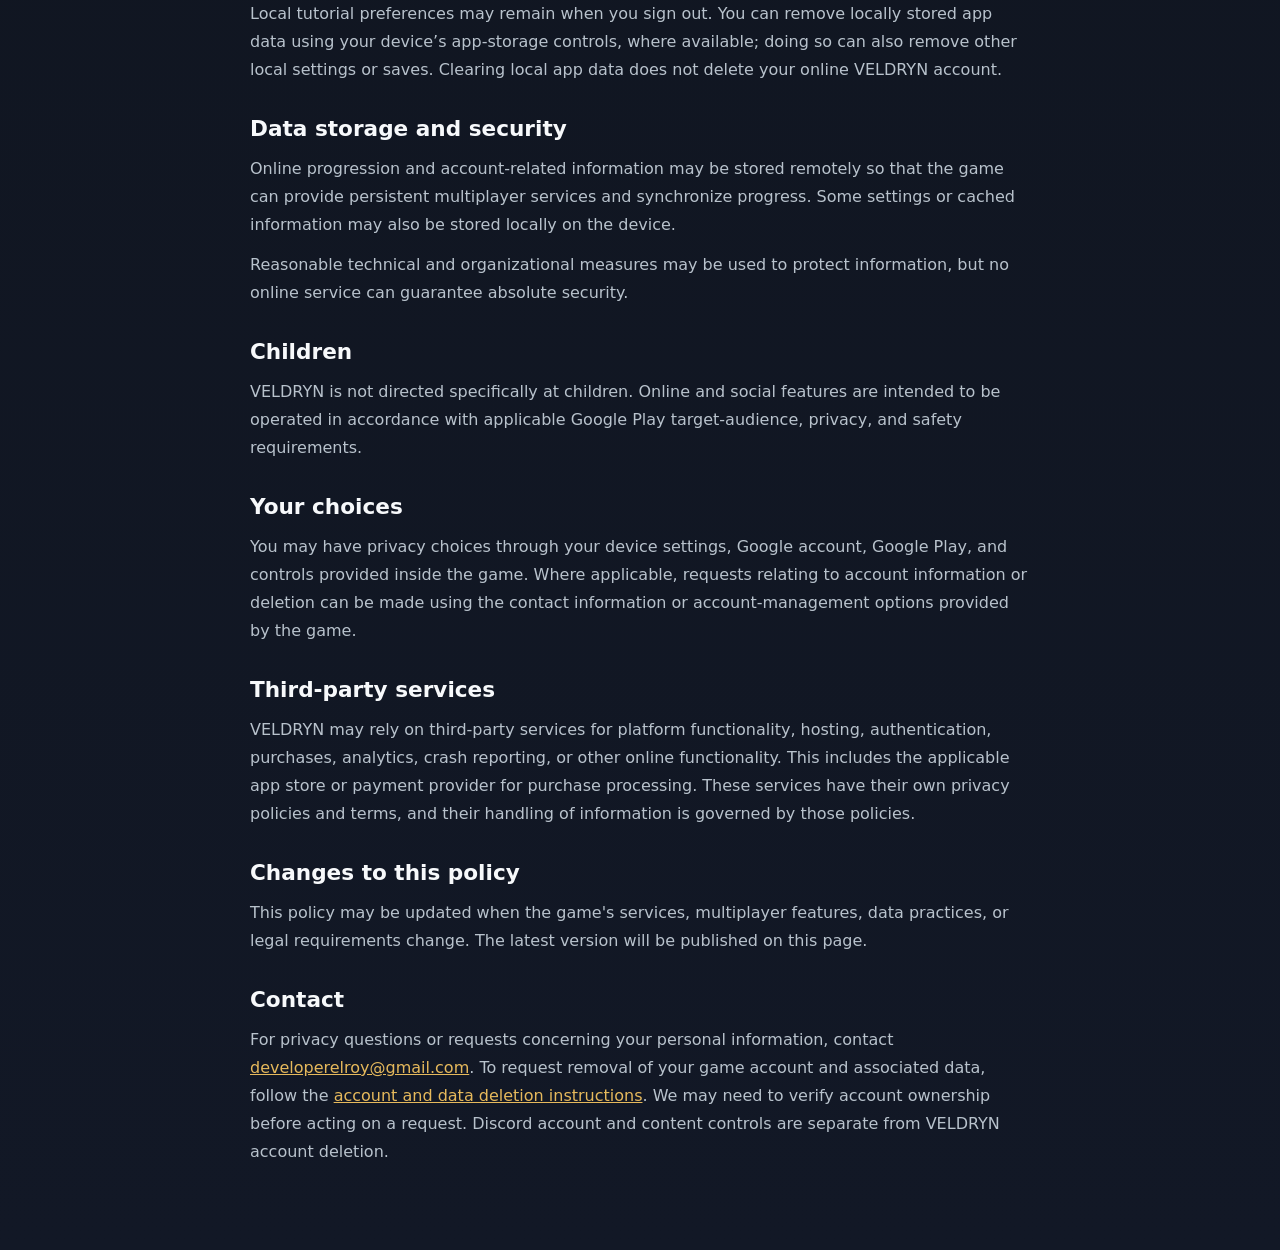
<file: veldryn/privacy/index.html>
<!doctype html>
<html lang="en">
<head>
  <meta charset="utf-8">
  <meta name="viewport" content="width=device-width,initial-scale=1">
  <meta name="robots" content="index,follow">
  <title>VELDRYN — Privacy Policy</title>
  <style>*{box-sizing:border-box}
:root{
  font-family:Inter,system-ui,-apple-system,BlinkMacSystemFont,"Segoe UI",sans-serif;
  color:#edf2f7;
  background:#0d1117;
}
html,body{margin:0;padding:0;min-height:100%}
body{
  min-height:100vh;
  background:linear-gradient(180deg,#0d1117 0%,#121826 100%);
}
.policy-wrap{
  width:min(780px,calc(100% - 32px));
  margin:0 auto;
  padding:56px 0 72px;
}
.back{
  display:inline-block;
  color:#e6b95c;
  text-decoration:none;
  font-weight:700;
  margin-bottom:24px;
}
.back:hover{text-decoration:underline}
h1{
  color:#f7f9fb;
  font-size:clamp(2rem,5vw,2.8rem);
  line-height:1.12;
  margin:0 0 14px;
}
h2{
  color:#f7f9fb;
  font-size:1.35rem;
  line-height:1.25;
  margin:32px 0 10px;
}
p{
  color:#b8c2cc;
  line-height:1.75;
  margin:12px 0;
}
strong{color:#edf2f7}
a{color:#e6b95c}
a:hover{text-decoration:underline}
@media(max-width:600px){
  .policy-wrap{
    width:min(100% - 24px,780px);
    padding:32px 0 48px;
  }
  h1{font-size:2rem}
}
</style>
</head>
<body>
  <main class="policy-wrap">
    <a class="back" href="/">← Back to home</a>
    <h1>Privacy Policy — VELDRYN</h1>
    <p><a href="/terms/#veldryn">Terms of Service for this app →</a></p>
    <p><strong>Last updated:</strong> November 16, 2026</p>
    <p><strong>Want to remove your account?</strong> Use the <a class="back" href="/veldryn/account-deletion/">VELDRYN account and data deletion request page</a>.</p>
    
<p>This Privacy Policy explains how VELDRYN handles information when you use the game.</p>

<h2>Online services and account data</h2>
<p>VELDRYN is an online game. Information required to provide multiplayer and online features may be transmitted to and stored on game servers or third-party hosting services.</p>
<p>This may include account or profile identifiers, character and progression data, inventory and equipment data, guild or multiplayer information, rankings, gameplay activity, technical diagnostics, device or session information, and other data needed to operate, secure, synchronize, and improve the online service.</p>
<p>Player-created names, chat messages, guild communication, and other social content are transmitted to the online service and may be visible to other players as appropriate to the feature. World chat is visible to players in its channel; guild and party messages are shared with the relevant group. Guild features may show members’ roles, presence or recent activity, and contributions to shared activities.</p>

<h2>No advertising</h2>
<p>VELDRYN does not display third-party advertisements and does not use Google AdMob for advertising.</p>

<h2>Payments, purchases, and subscriptions</h2>
<p>VELDRYN may offer paid features through Google Play or the applicable platform store. VIP and VIP+ are intended as one-time purchases. Supporter is a recurring subscription and may be used together with VIP or VIP+. VELDRYN does not sell a paid premium currency, and paid products are not intended to provide PvP combat power, paid PvP stat advantages, or paid ranking strength.</p>
<p>Payments are processed by the platform store or its payment providers. The VELDRYN developer does not receive or store your full payment-card or bank-account details.</p>
<p>To verify purchases and keep paid features available, VELDRYN may receive and process limited purchase information from the platform store. This may include a product identifier, purchase or transaction token, transaction or order identifier, purchase status, subscription status, renewal or expiration information, and other limited data needed to validate, restore, support, refund, or prevent misuse of purchases.</p>
<p>VELDRYN may store an entitlement record linked to your game account showing which one-time features you own and whether a subscription is currently active. Purchase-verification and entitlement records may be retained where reasonably necessary to restore purchases, provide customer support, resolve disputes, prevent fraud, meet accounting requirements, or comply with legal obligations.</p>
<p>Recurring billing, subscription renewal, cancellation, payment-method management, and store refunds are handled through Google Play or the applicable platform store under that store's terms. Supporter may renew automatically until cancelled through the applicable store. Cancelling Supporter stops future renewal; subscription-only conveniences and cosmetic presentation features may stop after the paid period ends, while permanent purchases and permanently earned game progress remain on the account.</p>
<p>Paid benefits may include convenience features such as additional offline-progress time, storage or preset capacity, crafting-queue capacity, and cosmetic identity options. VIP+ may allow a custom solid player-name color. Active Supporter may allow advanced player-name gradients or subtle animated color styles. These identity choices can be visible to other players in chat, guild, party, profile, recruitment, ranking, or similar social surfaces where player names are shown.</p>

<h2>Online multiplayer and social features</h2>
<p>VELDRYN may process gameplay and social information required for multiplayer features such as co-op play, guilds, rankings, player profiles, and chat. Information that you choose to share through public or group features may be visible to other players. This can include character or display names, guild tags, profile cosmetics, and selected name-color or gradient styles.</p>
<p>Online activity may be logged or retained where reasonably necessary for service operation, moderation, abuse prevention, security, dispute handling, and enforcement of game rules.</p>

<h2>Optional manual chat translation</h2>
<p>Where available, players may choose to translate an individual World, Guild, Party, or Live Dungeon chat message by pressing <strong>Translate</strong>. Translation is never automatic and is not requested merely by reading or sending a chat message.</p>
<p>When you request a translation, VELDRYN sends the <strong>selected chat message text and target language</strong> to <a href="https://www.deepl.com/privacy" rel="noopener noreferrer" target="_blank">DeepL</a>, an external translation provider. DeepL processes that content under its applicable privacy terms. Messages can contain text supplied by other players; please avoid sharing sensitive personal details, passwords, or contact information in game chat.</p>
<p>VELDRYN retains the original message but does not save the translated text to its game servers. Translated text may be cached temporarily in the app's memory for repeat viewing and cleared when the app process restarts. For misuse prevention and service-cost limits, VELDRYN records the requesting account identifier, translation count, and request timestamps in a private quota record, without storing message content or translated text in that record. Rate limits currently permit up to 60 translation requests per account per 24-hour period with a short delay between requests.</p>
<p>You can select <strong>Show original</strong> to view the unchanged message and may avoid using this optional third-party translation service by not pressing Translate.</p>

<h2>Optional Discord community</h2>
<p>The Join Discord button opens an external invitation to the VELDRYN community: <a href="https://discord.gg/qqxPQqhW6T">join the VELDRYN Discord</a>. Joining is optional and is not required to play. The button opens the invite in your browser or Discord app; it does not automatically link your VELDRYN account to a Discord account or send your game save or in-game chat history to Discord.</p>
<p>When you visit or use Discord, Discord processes information under its own <a href="https://discord.com/privacy">Privacy Policy</a>. Your Discord profile and messages may be visible to other members and moderators according to the channels and permissions you use. Information you choose to share with the VELDRYN team there may be used to answer questions, handle feedback, or moderate the community. Do not post passwords, sign-in links, or payment details in community channels.</p>

<h2>Local settings and guided tutorials</h2>
<p>The game stores settings, cached information, and tutorial preferences on your device. Guided tutorials can remember the current step and whether a guide is paused or complete, associated with a game account or character identifier so that different players’ progress is kept separate. The guild guide uses your online membership status to decide when to offer help. Its tutorial progress is saved locally rather than uploaded as gameplay progress or shared with other players.</p>
<p>Local tutorial preferences may remain when you sign out. You can remove locally stored app data using your device’s app-storage controls, where available; doing so can also remove other local settings or saves. Clearing local app data does not delete your online VELDRYN account.</p>

<h2>Data storage and security</h2>
<p>Online progression and account-related information may be stored remotely so that the game can provide persistent multiplayer services and synchronize progress. Some settings or cached information may also be stored locally on the device.</p>
<p>Reasonable technical and organizational measures may be used to protect information, but no online service can guarantee absolute security.</p>

<h2>Children</h2>
<p>VELDRYN is not directed specifically at children. Online and social features are intended to be operated in accordance with applicable Google Play target-audience, privacy, and safety requirements.</p>

<h2>Your choices</h2>
<p>You may have privacy choices through your device settings, Google account, Google Play, and controls provided inside the game. Where applicable, requests relating to account information or deletion can be made using the contact information or account-management options provided by the game.</p>

<h2>Third-party services</h2>
<p>VELDRYN may rely on third-party services for platform functionality, hosting, authentication, purchases, analytics, crash reporting, or other online functionality. This includes the applicable app store or payment provider for purchase processing. These services have their own privacy policies and terms, and their handling of information is governed by those policies.</p>

<h2>Changes to this policy</h2>
<p>This policy may be updated when the game's services, multiplayer features, data practices, or legal requirements change. The latest version will be published on this page.</p>

<h2>Contact</h2>
<p>For privacy questions or requests concerning your personal information, contact <a href="mailto:developerelroy@gmail.com">developerelroy@gmail.com</a>. To request removal of your game account and associated data, follow the <a href="/veldryn/account-deletion/">account and data deletion instructions</a>. We may need to verify account ownership before acting on a request. Discord account and content controls are separate from VELDRYN account deletion.</p>

  </main>
</body>
</html>
</file>
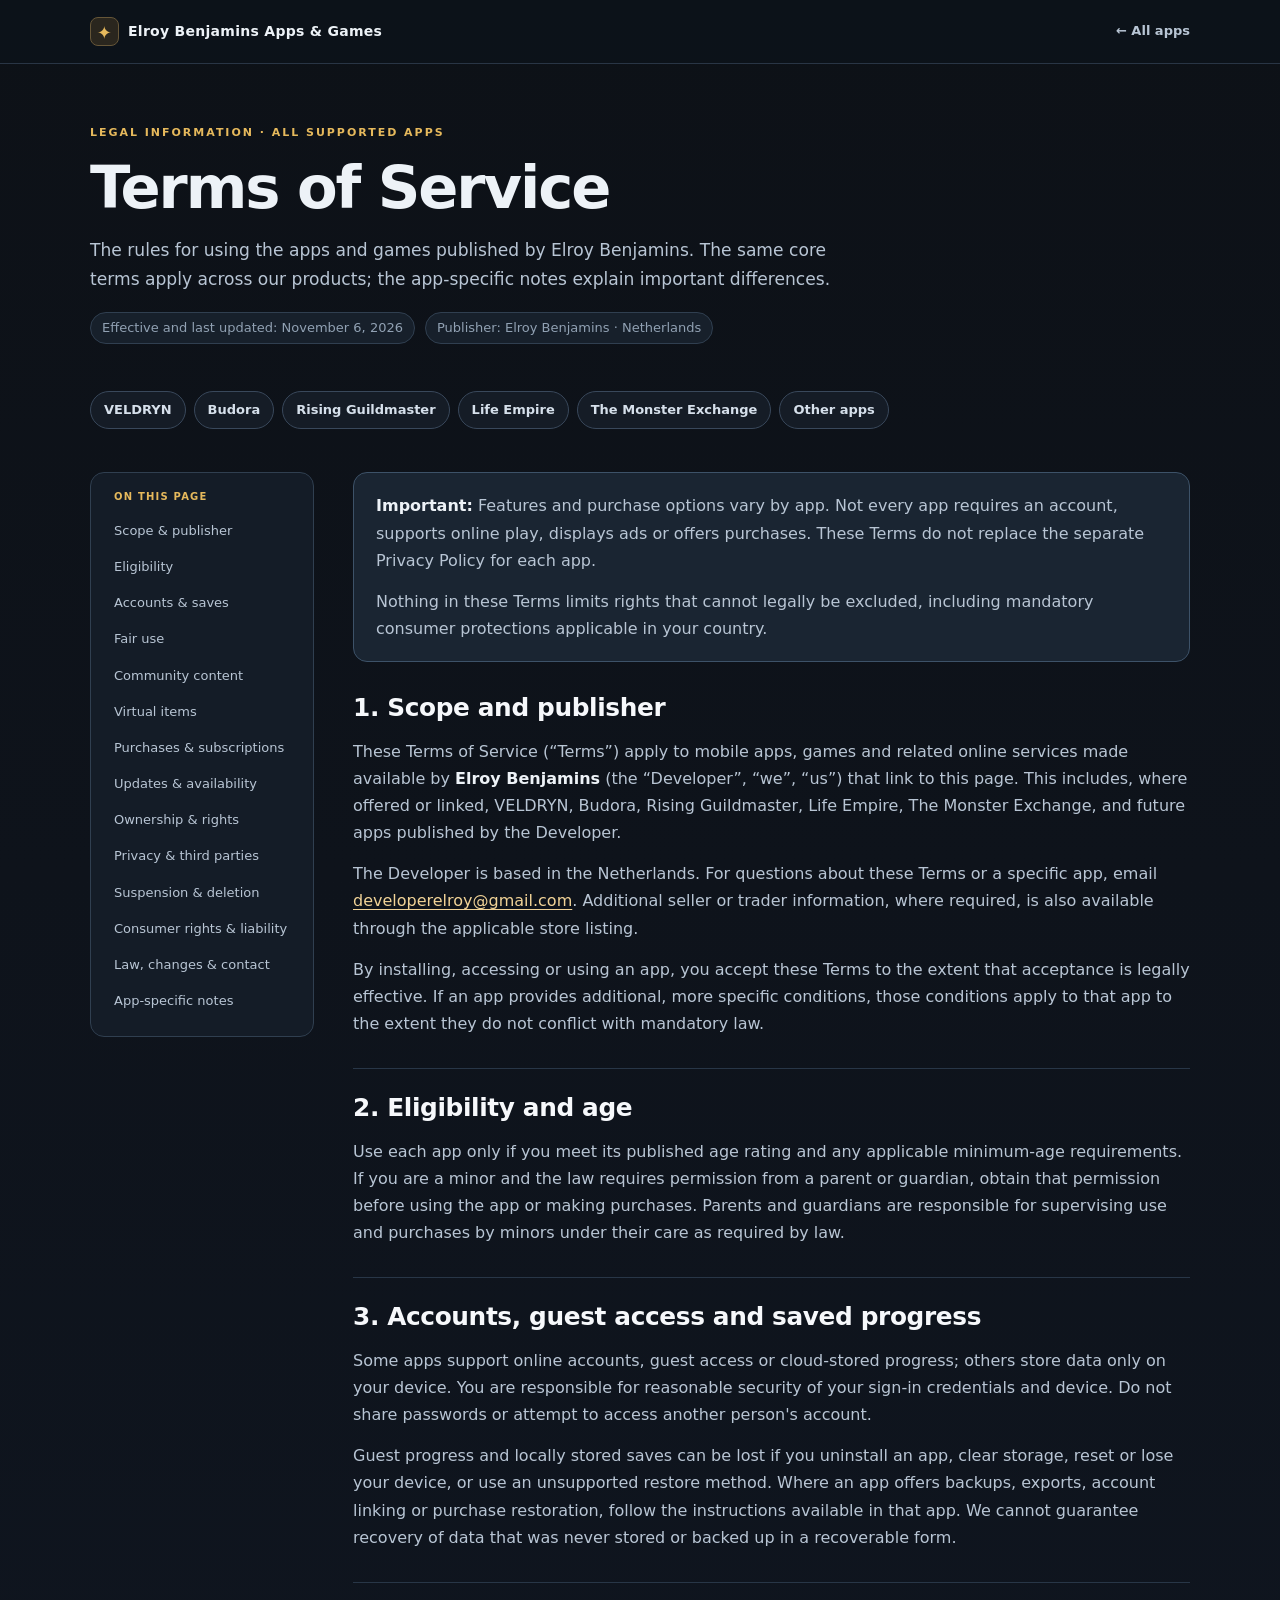
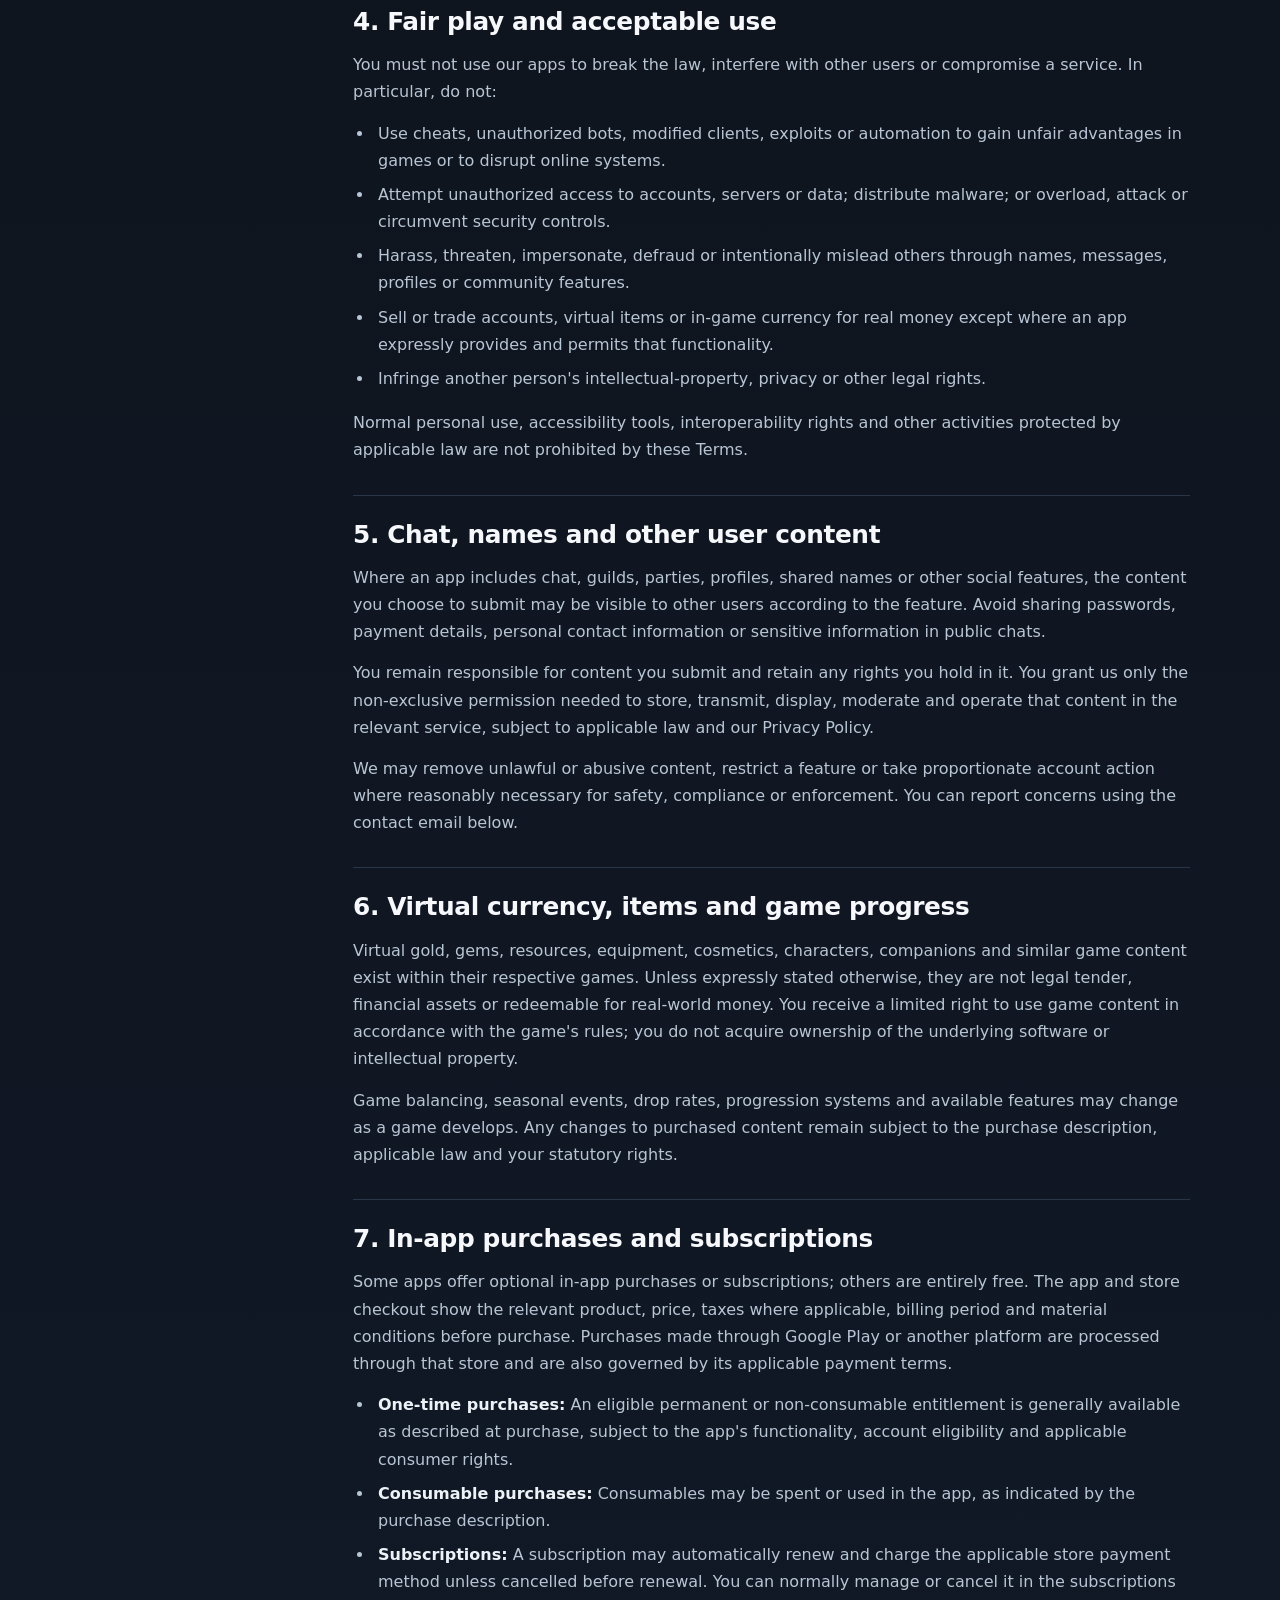
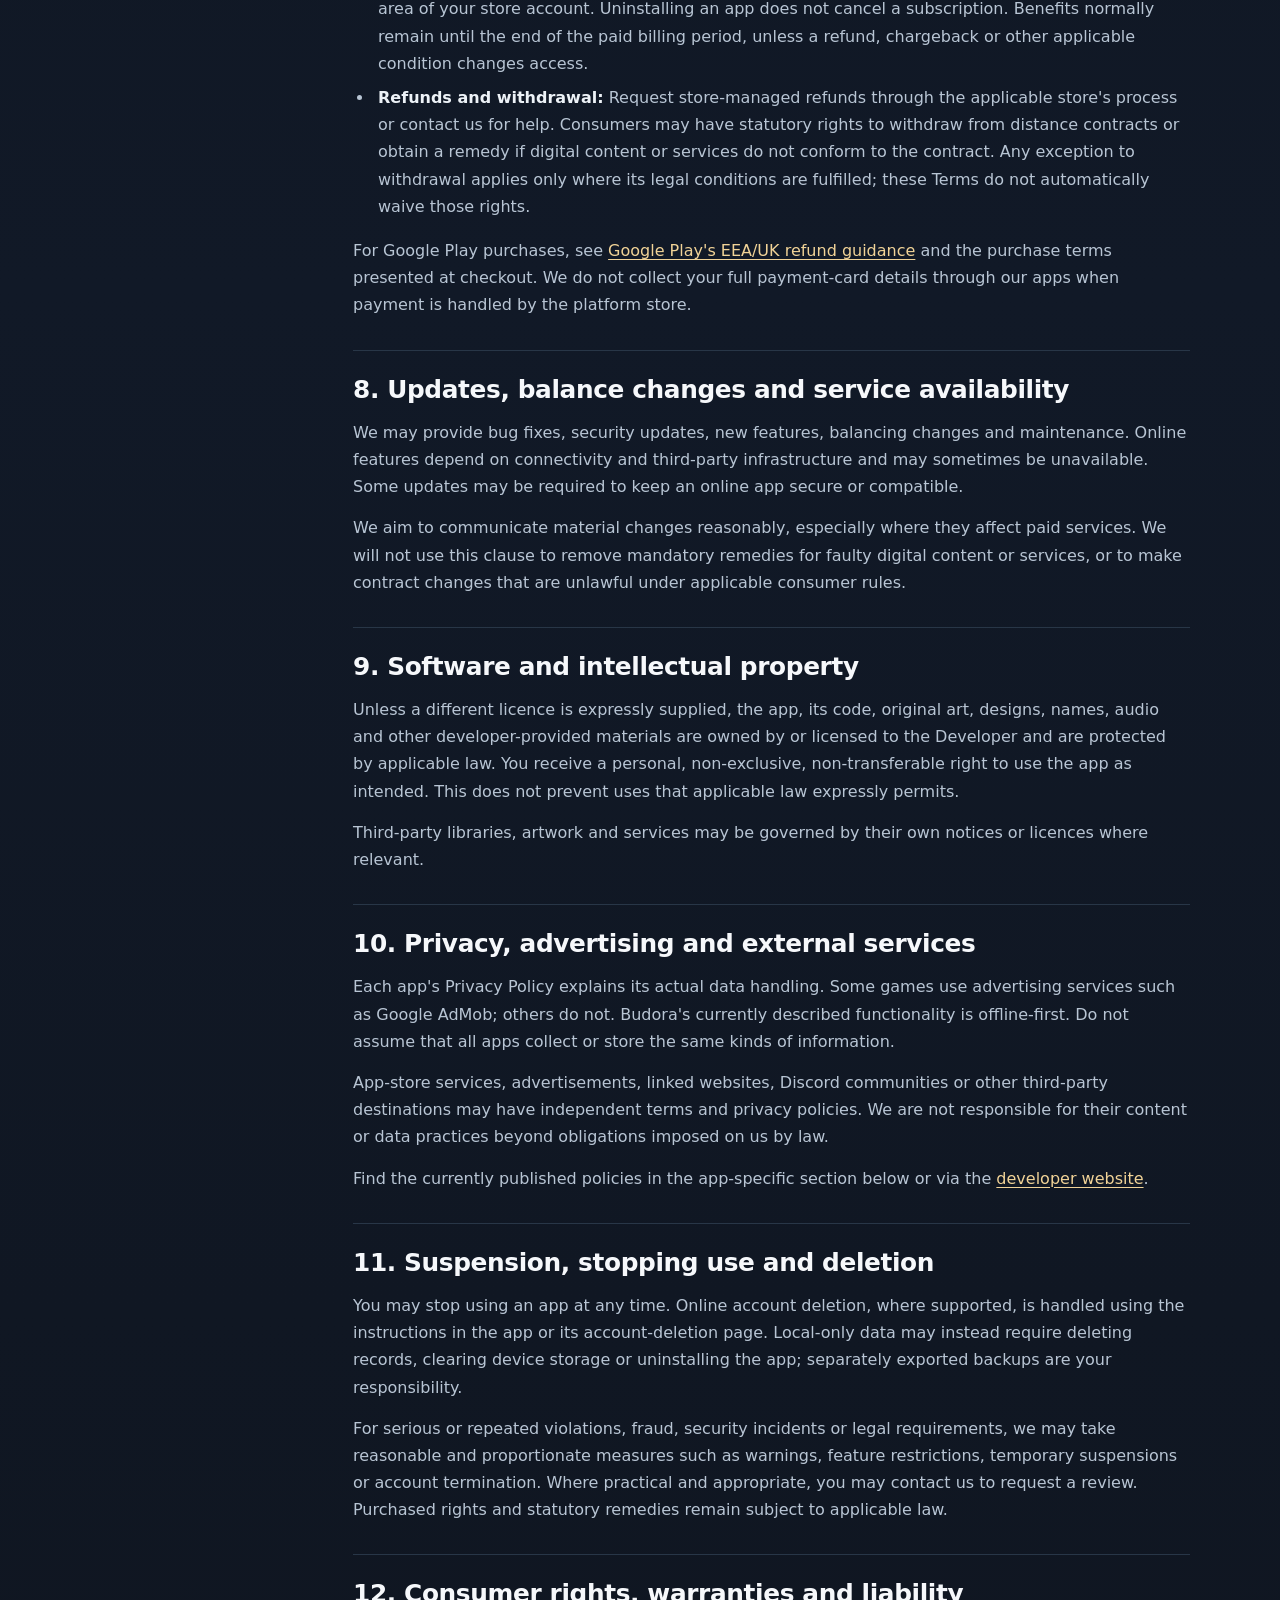
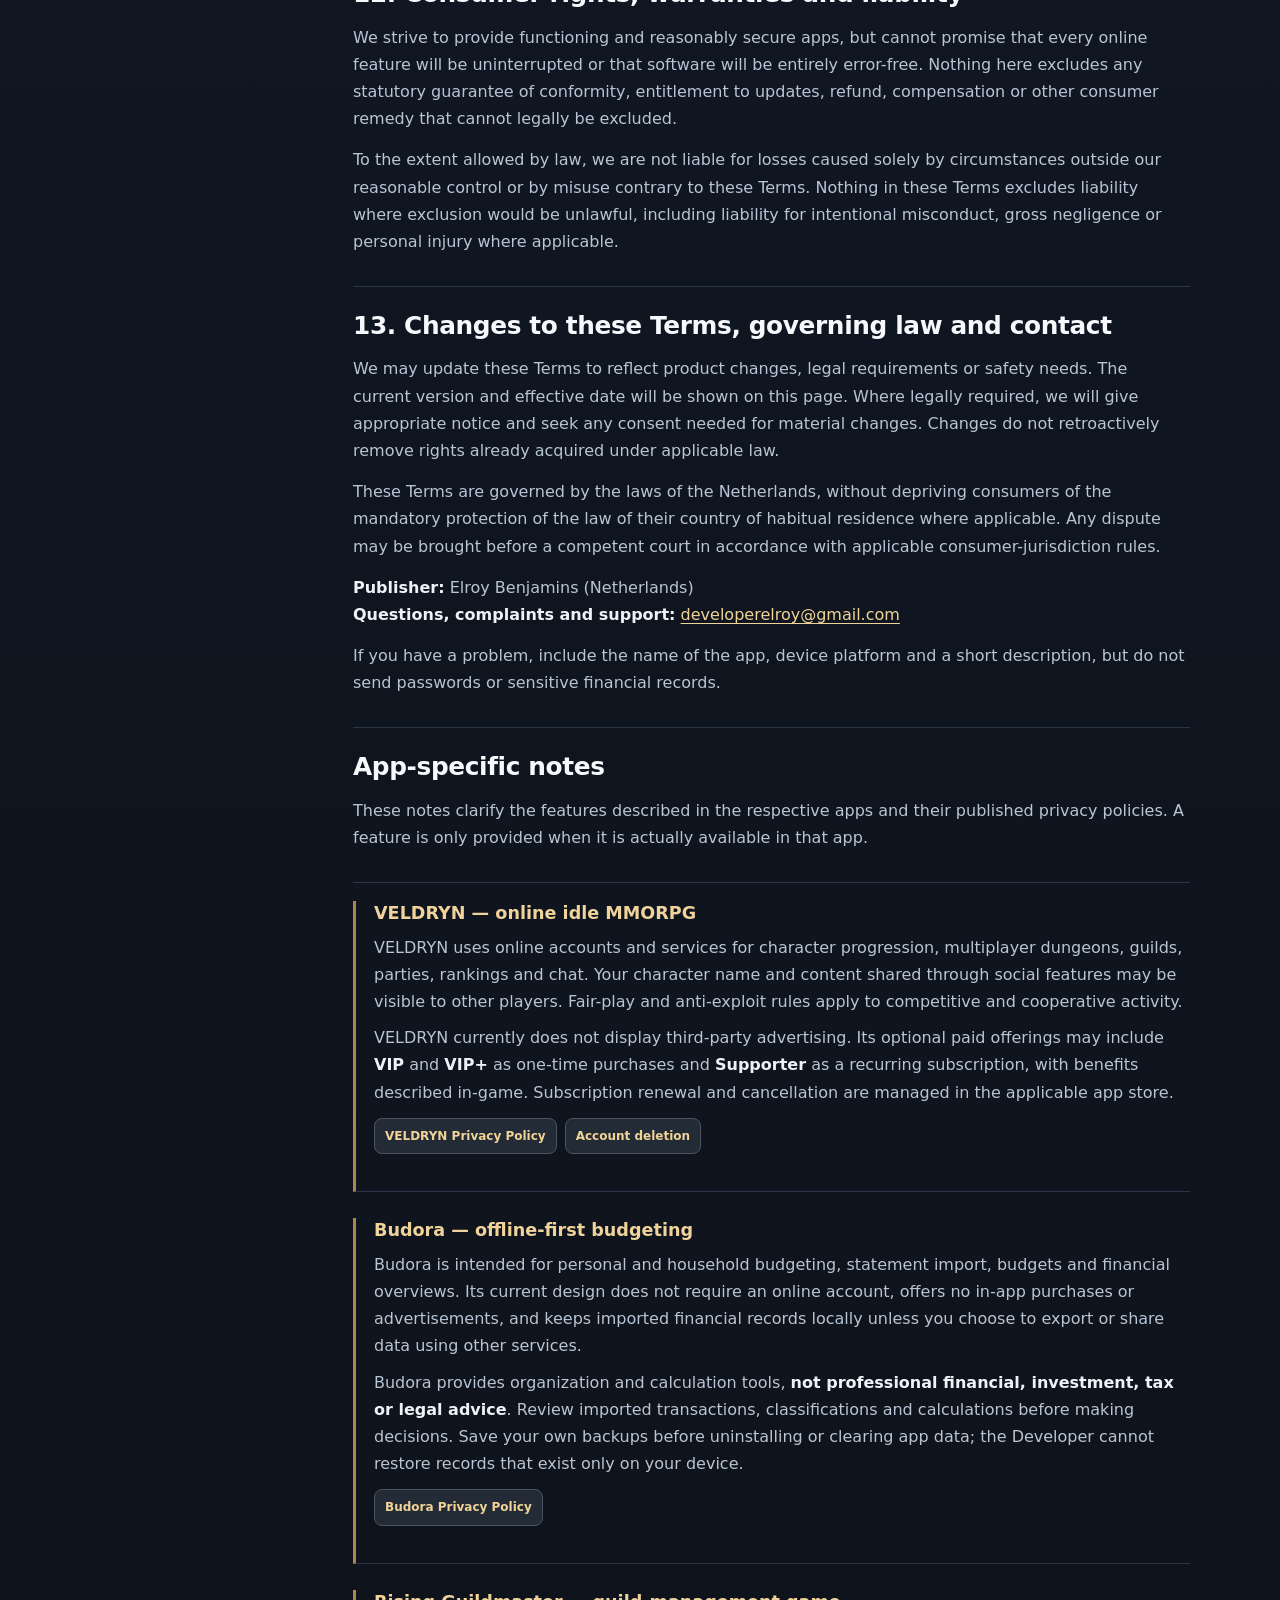
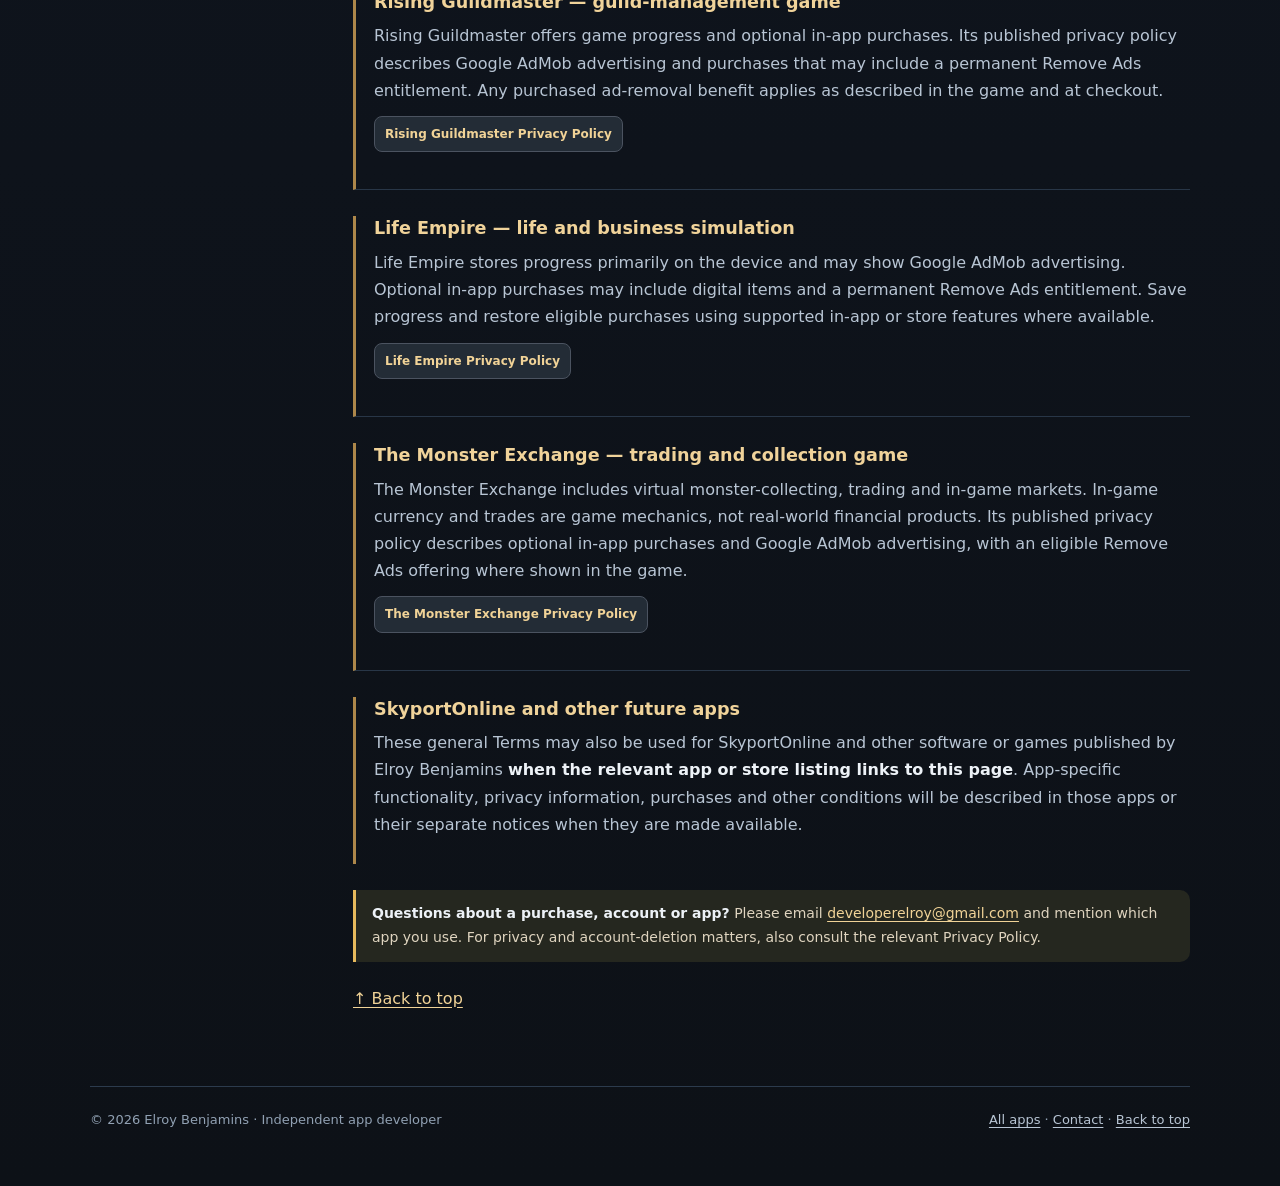
<file: veldryn/terms/index.html>
<!doctype html>
<html lang="en">
<head>
<meta charset="utf-8">
<meta name="viewport" content="width=device-width,initial-scale=1">
<meta name="robots" content="noindex,follow">
<meta name="theme-color" content="#0d1117">
<meta http-equiv="refresh" content="0;url=/terms/#veldryn">
<link rel="canonical" href="https://elroynbenjamins.github.io/terms/">
<title>VELDRYN Terms of Service</title>
<style>body{font-family:system-ui,sans-serif;background:#0d1117;color:#edf2f7;margin:0;min-height:100vh;display:grid;place-items:center}main{max-width:580px;padding:30px;line-height:1.7}a{color:#e6b95c;font-weight:700}p{color:#b8c5d4}</style>
</head>
<body><main><h1>VELDRYN Terms of Service</h1><p>The terms for VELDRYN and all other apps by Elroy Benjamins are available on one public page.</p><p><a href="/terms/#veldryn">Read VELDRYN's Terms of Service</a></p></main></body>
</html>
</file>
<file: assets/style.css>
*{box-sizing:border-box}
:root{
  font-family:Inter,system-ui,-apple-system,BlinkMacSystemFont,"Segoe UI",sans-serif;
  color:#edf2f7;
  background:#0d1117;
}
html,body{margin:0;padding:0;min-height:100%}
body{
  min-height:100vh;
  background:linear-gradient(180deg,#0d1117 0%,#121826 100%);
}
.wrap{
  width:min(900px,calc(100% - 32px));
  margin:0 auto;
  padding:64px 0;
}
.hero{padding:48px 0 30px}
.eyebrow{
  letter-spacing:.18em;
  font-size:.78rem;
  color:#8b949e;
  font-weight:700;
}
h1{
  font-size:clamp(2.2rem,6vw,4.2rem);
  line-height:1.03;
  margin:.35rem 0 1rem;
}
.lead{
  color:#aeb8c4;
  font-size:1.15rem;
  max-width:640px;
  line-height:1.7;
}
.grid{
  display:grid;
  grid-template-columns:repeat(auto-fit,minmax(260px,1fr));
  gap:20px;
  margin-top:26px;
}
.card{
  padding:28px;
  border:1px solid #2b3441;
  border-radius:18px;
  background:#161b22;
  box-shadow:0 16px 50px rgba(0,0,0,.18);
}
.card h2{margin-top:0}
.card p{color:#b8c2cc;line-height:1.7}
.button{
  display:inline-block;
  color:#0d1117;
  background:#e6b95c;
  text-decoration:none;
  font-weight:700;
  padding:11px 16px;
  border-radius:10px;
}
.button:hover{filter:brightness(1.06)}
footer{margin-top:54px;color:#7d8590;font-size:.92rem}
@media(max-width:600px){
  .wrap{width:min(100% - 24px,900px);padding:32px 0 48px}
}

.legal-actions{display:flex;gap:8px;align-items:center;flex-wrap:wrap;margin-top:16px}
.button-ghost{display:inline-block;color:#f1d397;background:#1c2632;border:1px solid #6b5b41;text-decoration:none;font-weight:700;font-size:.92rem;padding:10px 13px;border-radius:10px}
.button-ghost:hover{background:#29394a;border-color:#e6b95c}
footer a{color:#e6b95c;text-underline-offset:3px}
</file>
